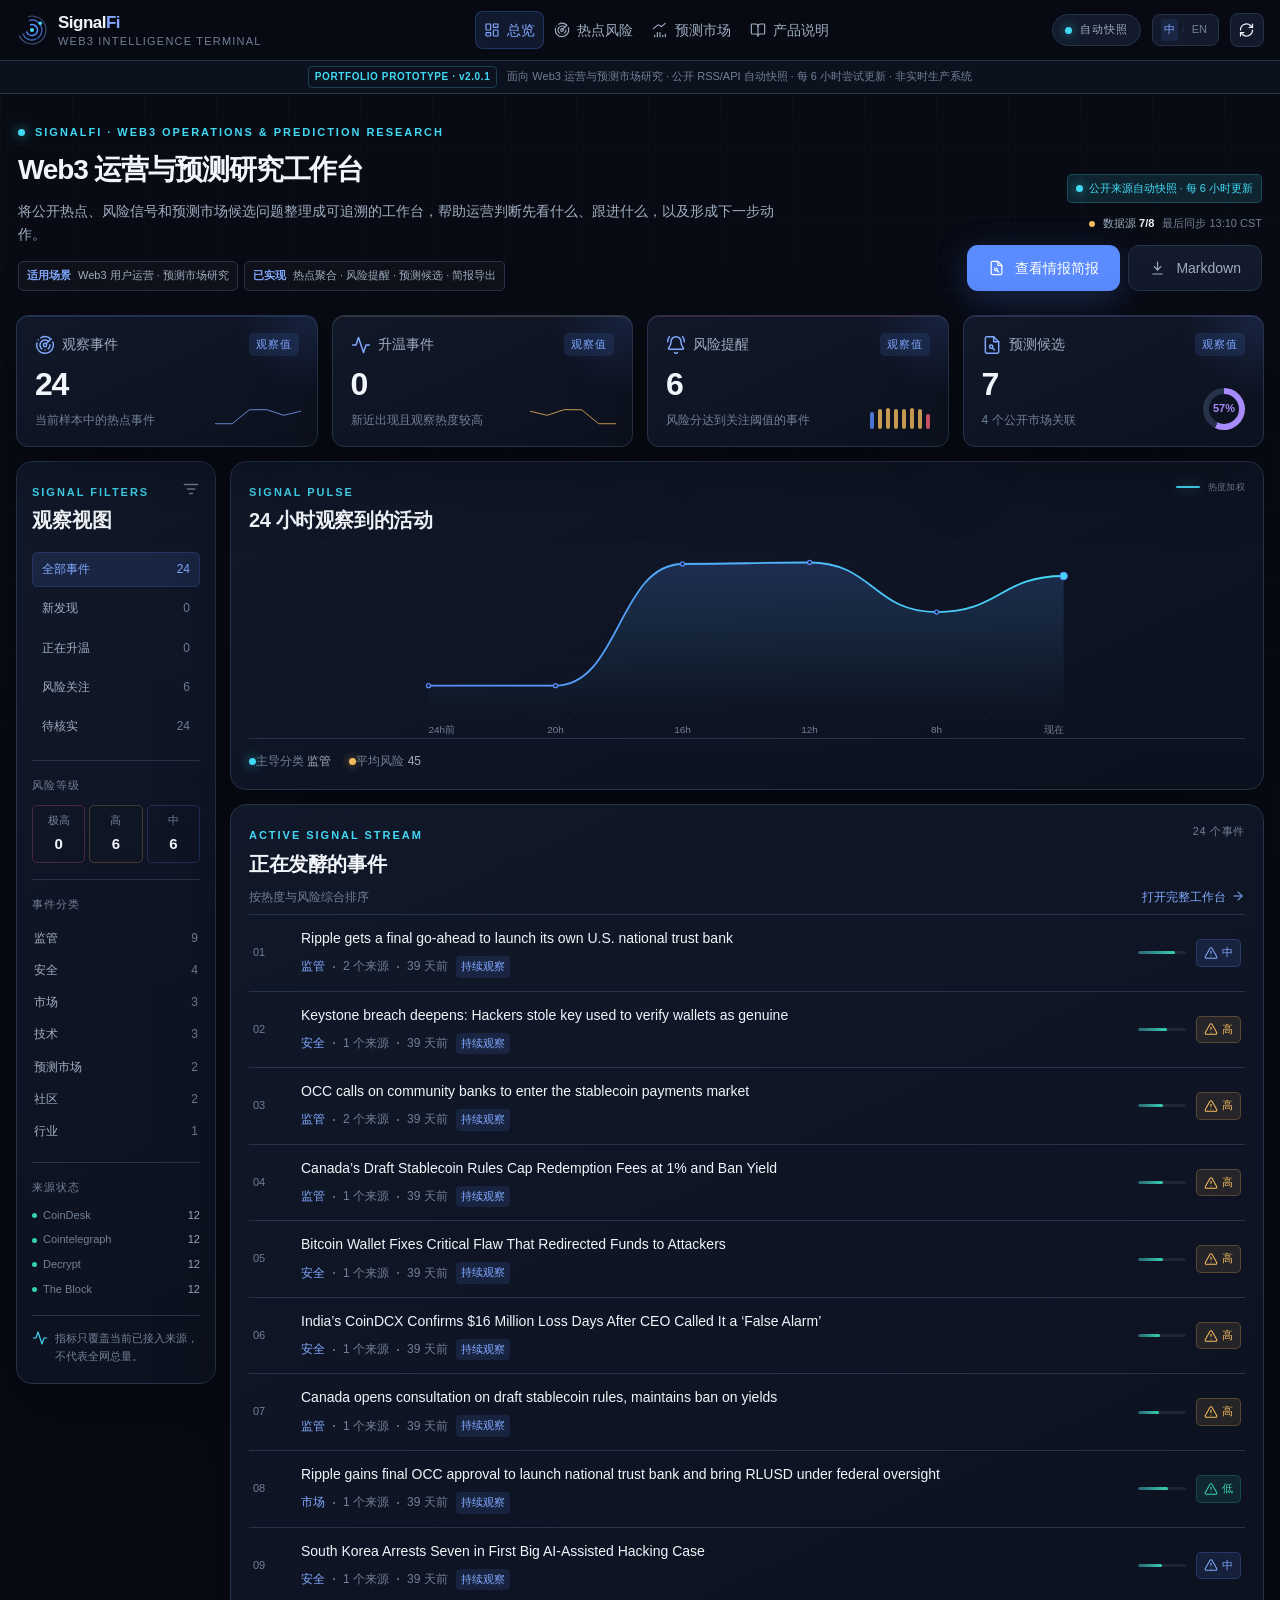
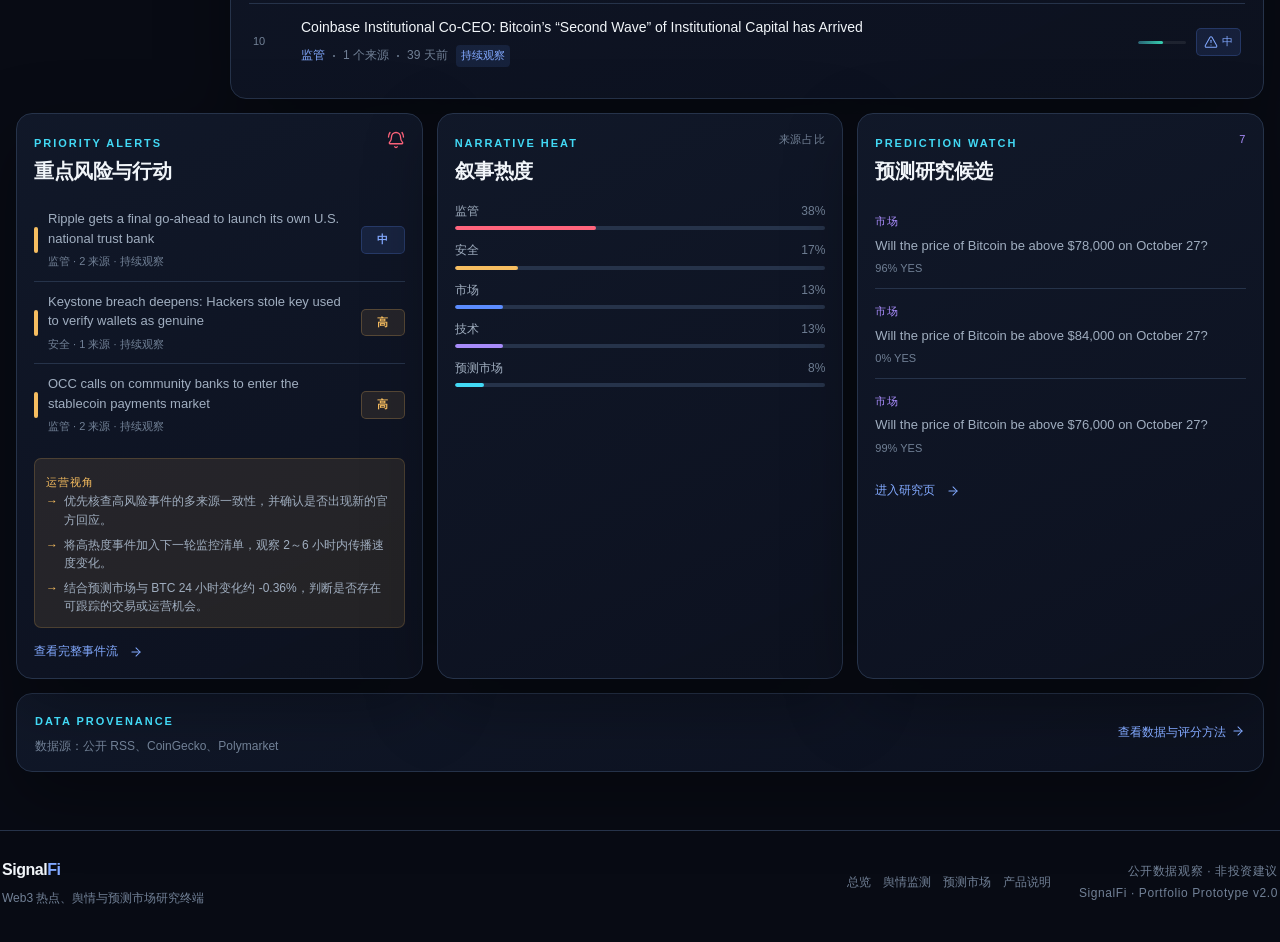
<file: index.html>
<!doctype html>
<html lang="zh-CN">
<head>
  <meta charset="utf-8">
  <meta name="viewport" content="width=device-width, initial-scale=1">
  <meta name="description" content="SignalFi Web3 Intelligence Terminal：从公开数据中发现热点、舆情风险与预测市场研究机会。">
  <meta name="theme-color" content="#080B14">
  <title>情报总览 · SignalFi</title>
  <link rel="icon" href="assets/favicon.svg" type="image/svg+xml">
  <link rel="stylesheet" href="assets/tokens.css">
  <link rel="stylesheet" href="assets/styles.css">
  <link rel="stylesheet" href="assets/stage1.css">
</head>
<body data-page="overview">
  <a class="skip-link" href="#app-main">Skip to content</a>
  <div id="site-header"></div>
  <main class="page-shell" id="app-main"></main>
  <div id="site-footer"></div>
  <script src="assets/latest-data.js"></script>
  <script src="assets/vendor/jspdf.umd.min.js"></script>
  <script src="assets/core.js"></script>
  <script src="assets/overview.js"></script>
</body>
</html>
</file>
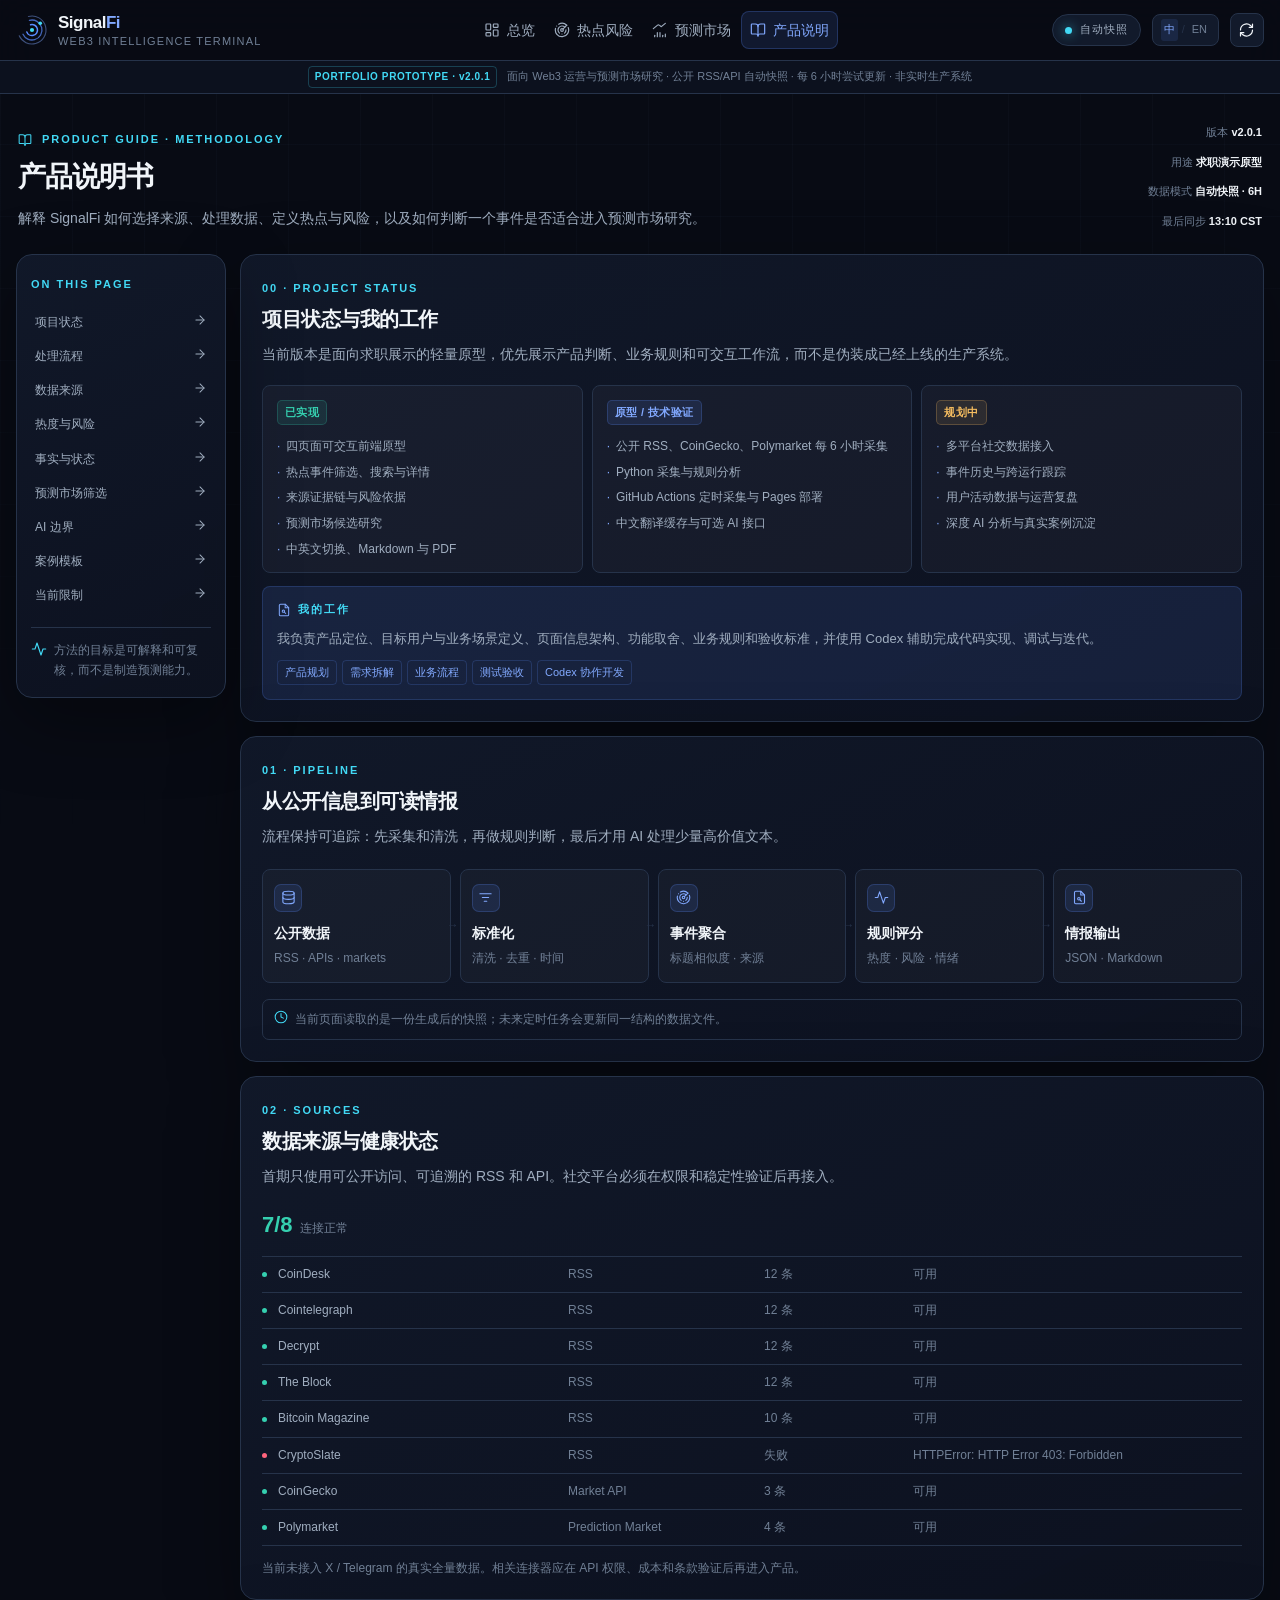
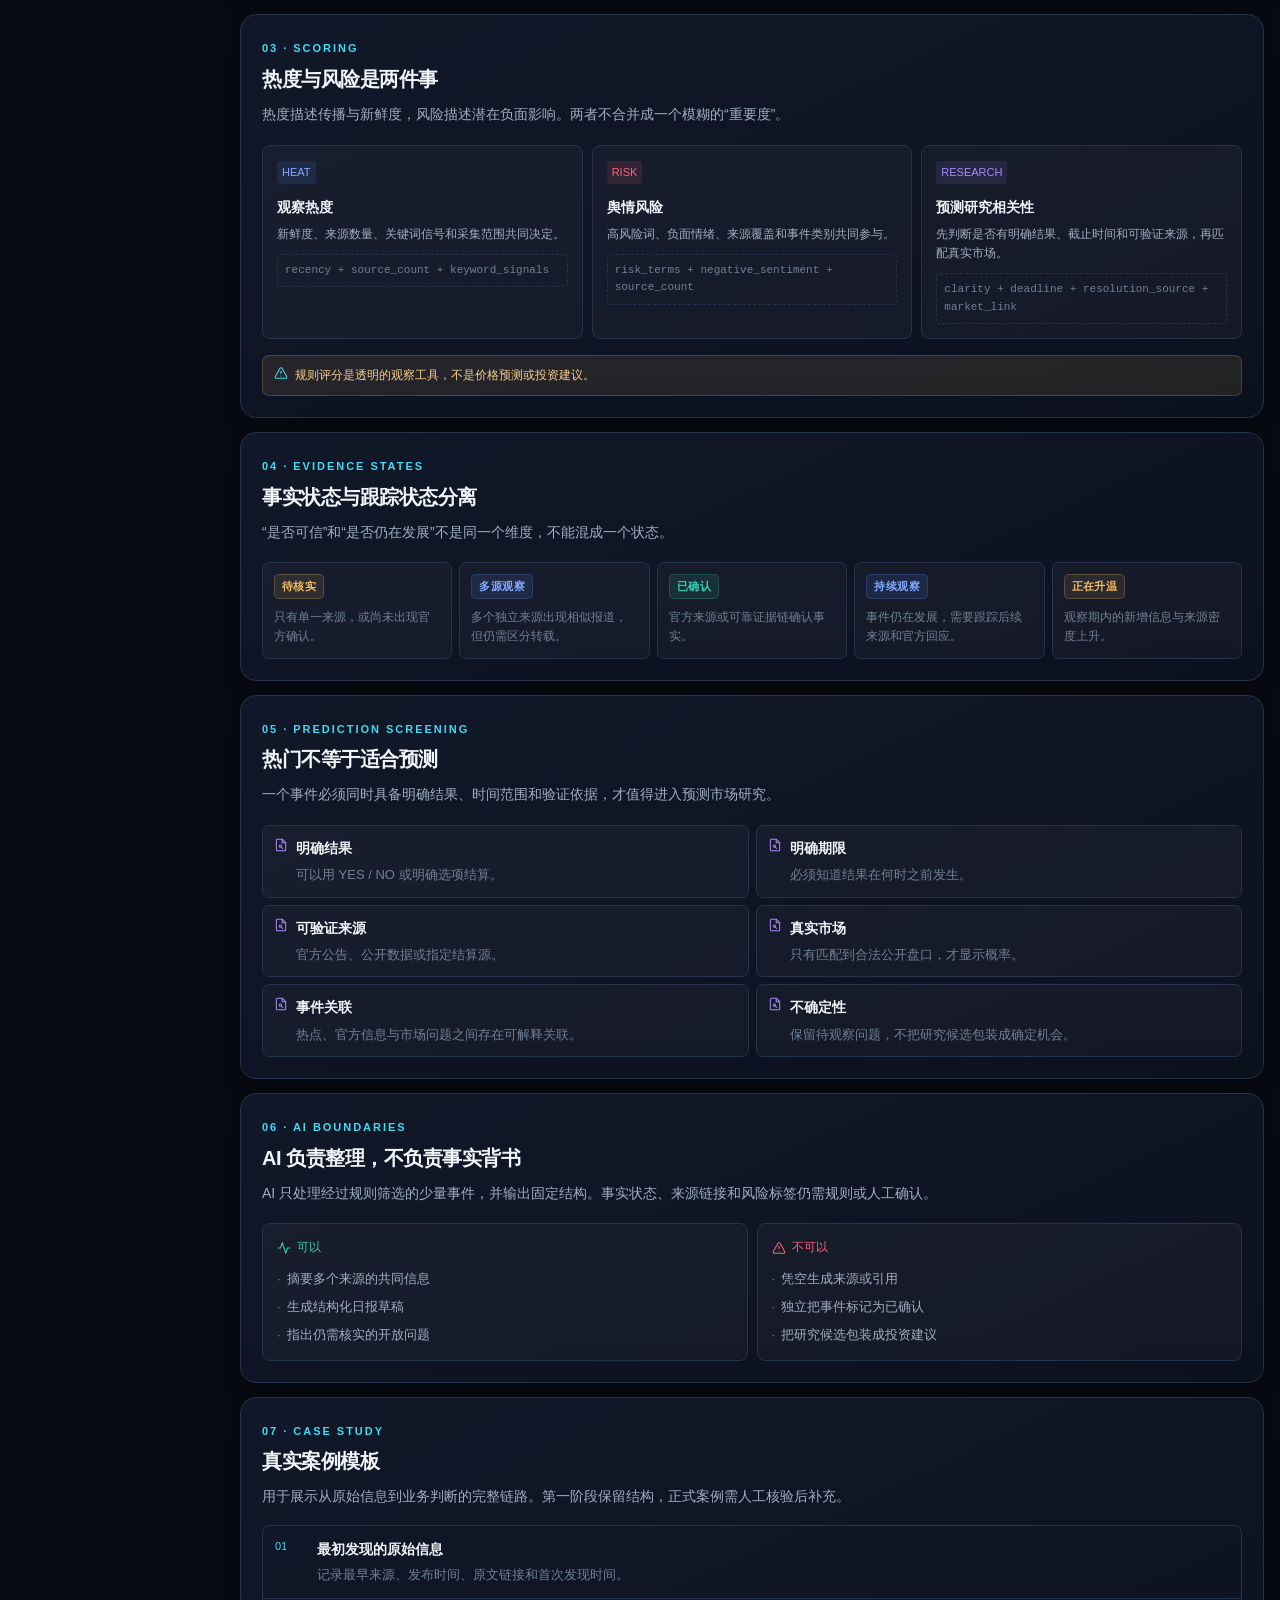
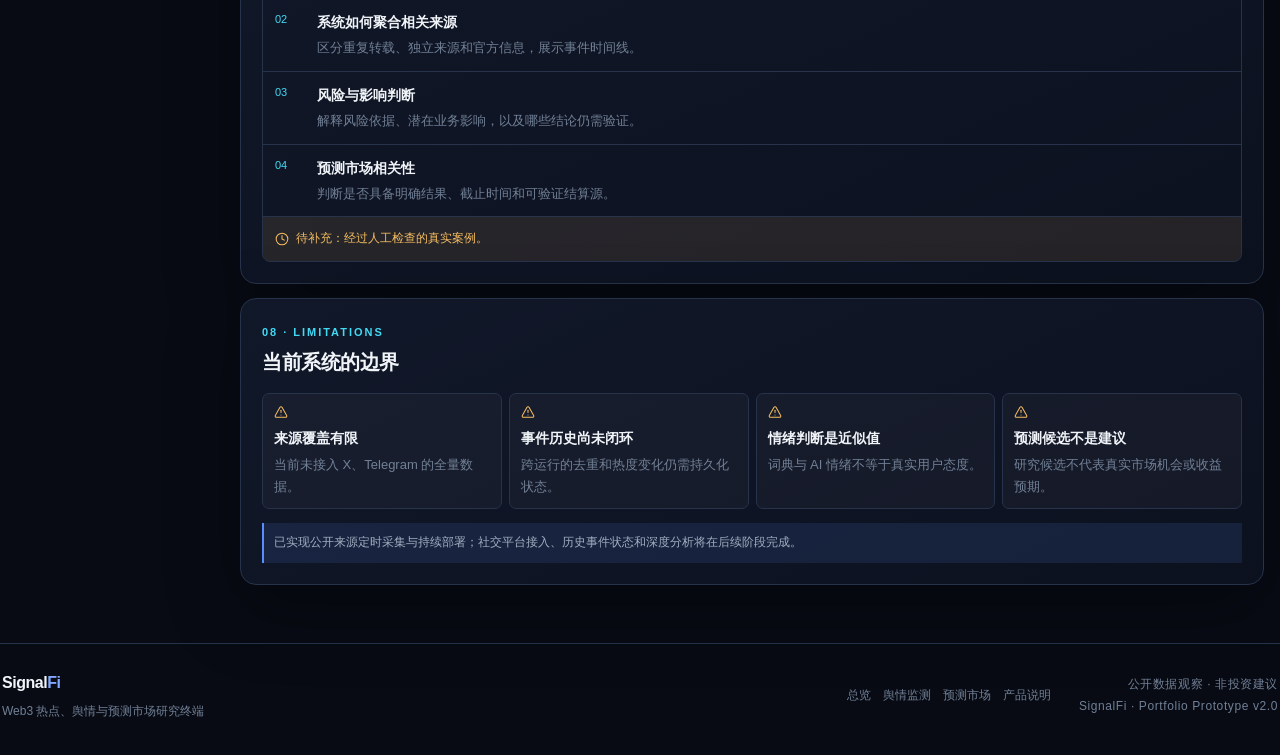
<file: methodology.html>
<!doctype html>
<html lang="zh-CN">
<head>
  <meta charset="utf-8">
  <meta name="viewport" content="width=device-width, initial-scale=1">
  <meta name="description" content="SignalFi Web3 Intelligence Terminal：从公开数据中发现热点、舆情风险与预测市场研究机会。">
  <meta name="theme-color" content="#080B14">
  <title>产品说明书 · SignalFi</title>
  <link rel="icon" href="assets/favicon.svg" type="image/svg+xml">
  <link rel="stylesheet" href="assets/tokens.css">
  <link rel="stylesheet" href="assets/styles.css">
  <link rel="stylesheet" href="assets/stage1.css">
</head>
<body data-page="methodology">
  <a class="skip-link" href="#app-main">Skip to content</a>
  <div id="site-header"></div>
  <main class="page-shell" id="app-main"></main>
  <div id="site-footer"></div>
  <script src="assets/latest-data.js"></script>
  <script src="assets/core.js"></script>
  <script src="assets/methodology.js"></script>
</body>
</html>
</file>
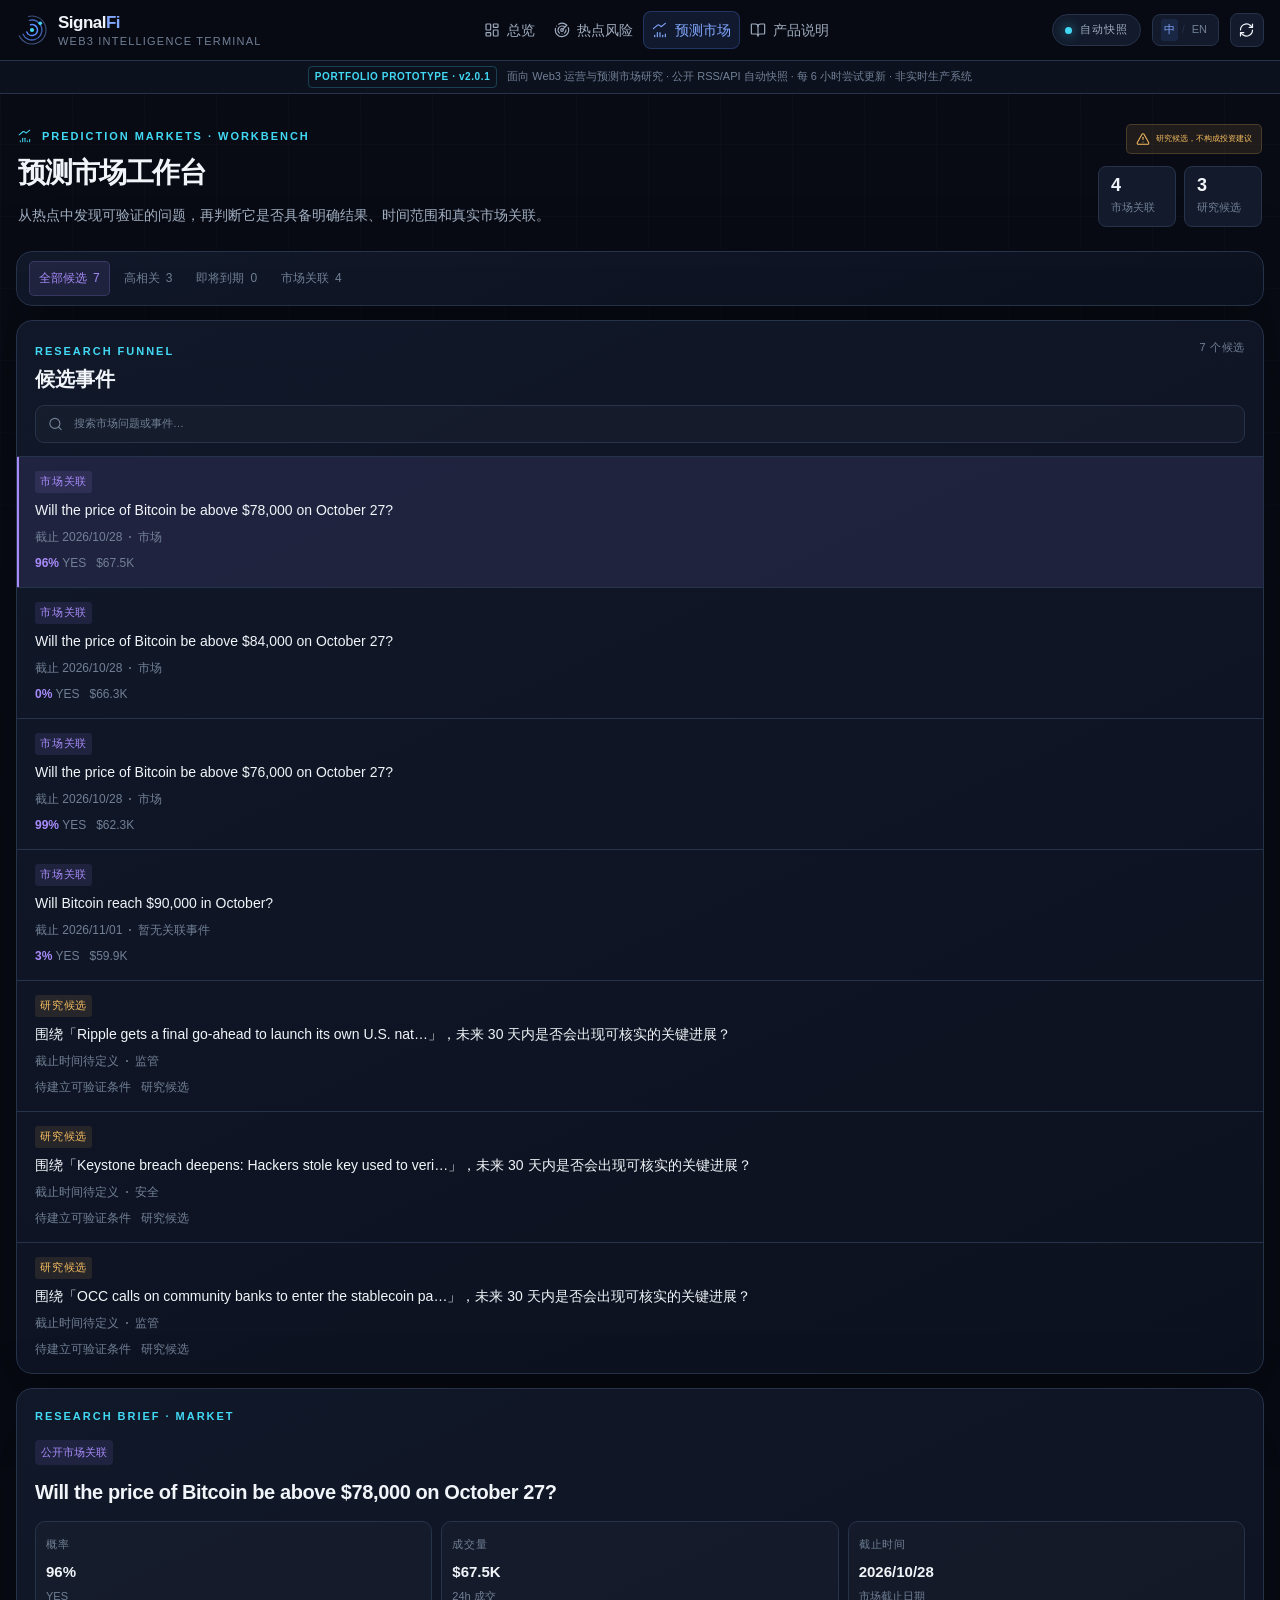
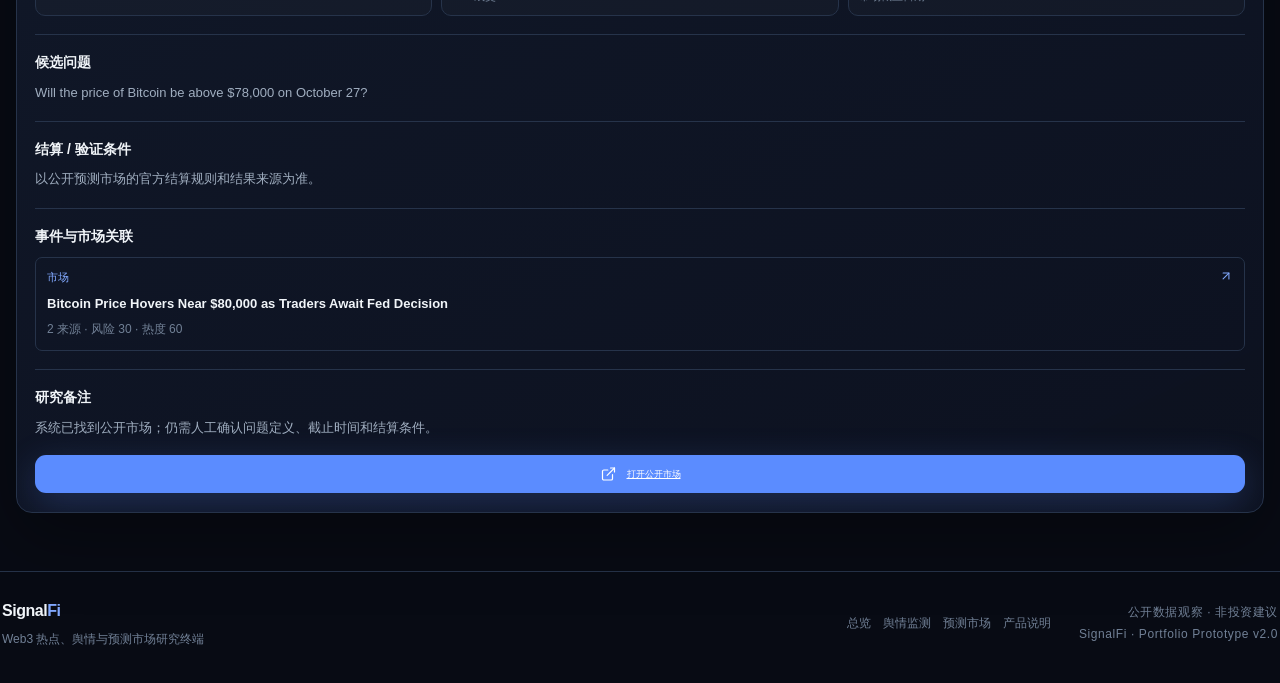
<file: prediction.html>
<!doctype html>
<html lang="zh-CN">
<head>
  <meta charset="utf-8">
  <meta name="viewport" content="width=device-width, initial-scale=1">
  <meta name="description" content="SignalFi Web3 Intelligence Terminal：从公开数据中发现热点、舆情风险与预测市场研究机会。">
  <meta name="theme-color" content="#080B14">
  <title>预测市场工作台 · SignalFi</title>
  <link rel="icon" href="assets/favicon.svg" type="image/svg+xml">
  <link rel="stylesheet" href="assets/tokens.css">
  <link rel="stylesheet" href="assets/styles.css">
  <link rel="stylesheet" href="assets/stage1.css">
</head>
<body data-page="prediction">
  <a class="skip-link" href="#app-main">Skip to content</a>
  <div id="site-header"></div>
  <main class="page-shell" id="app-main"></main>
  <div id="site-footer"></div>
  <script src="assets/latest-data.js"></script>
  <script src="assets/core.js"></script>
  <script src="assets/prediction.js"></script>
</body>
</html>
</file>
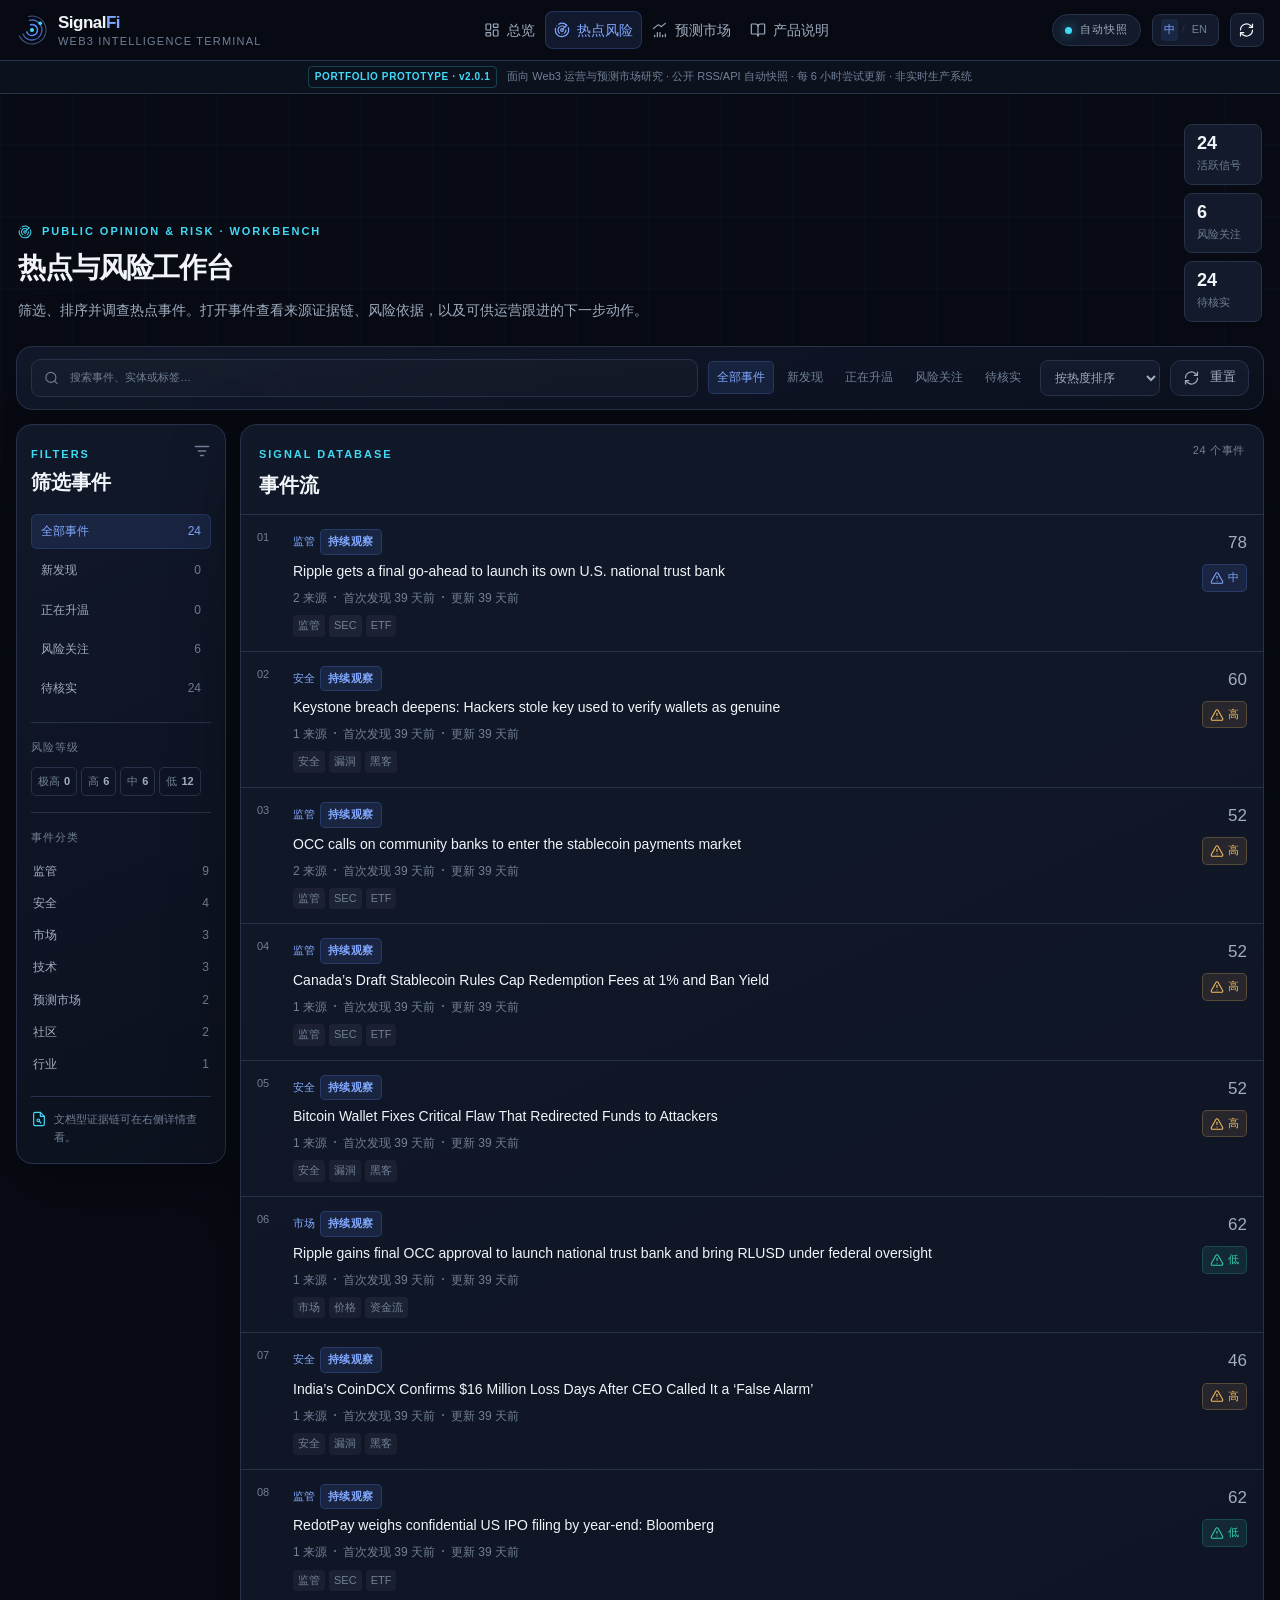
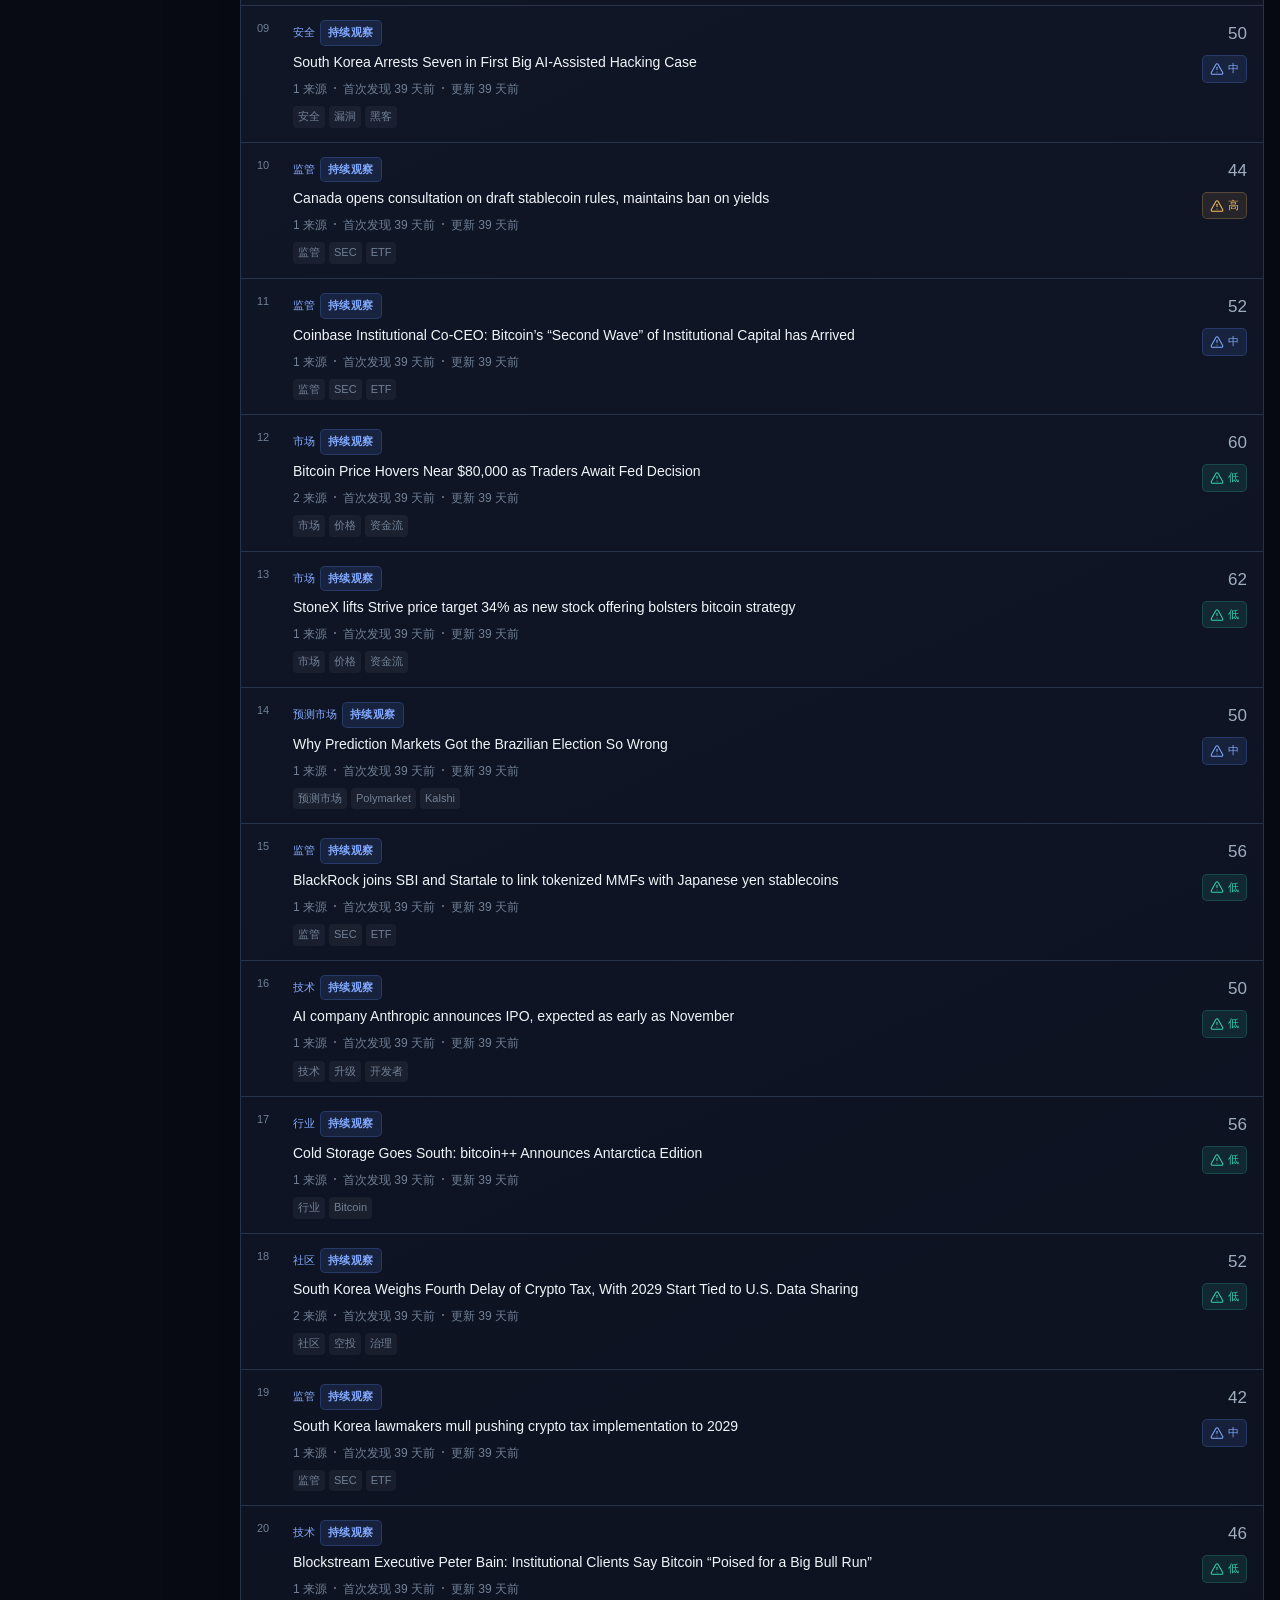
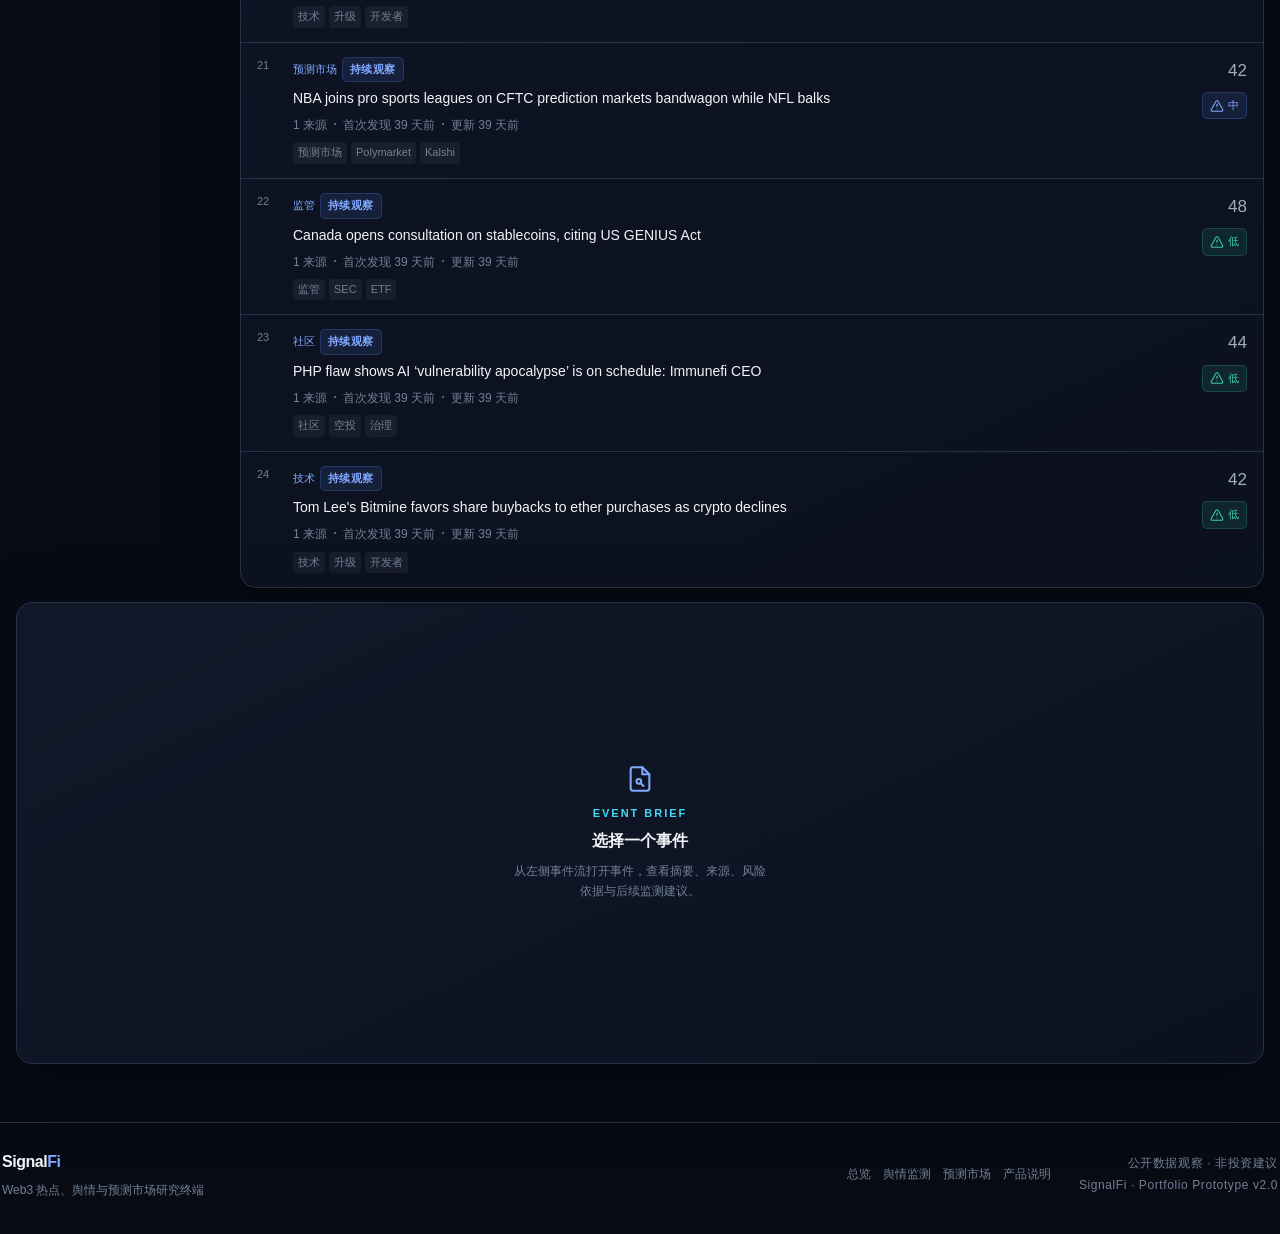
<file: signals.html>
<!doctype html>
<html lang="zh-CN">
<head>
  <meta charset="utf-8">
  <meta name="viewport" content="width=device-width, initial-scale=1">
  <meta name="description" content="SignalFi Web3 Intelligence Terminal：从公开数据中发现热点、舆情风险与预测市场研究机会。">
  <meta name="theme-color" content="#080B14">
  <title>热点与风险工作台 · SignalFi</title>
  <link rel="icon" href="assets/favicon.svg" type="image/svg+xml">
  <link rel="stylesheet" href="assets/tokens.css">
  <link rel="stylesheet" href="assets/styles.css">
  <link rel="stylesheet" href="assets/stage1.css">
</head>
<body data-page="signals">
  <a class="skip-link" href="#app-main">Skip to content</a>
  <div id="site-header"></div>
  <main class="page-shell" id="app-main"></main>
  <div id="site-footer"></div>
  <script src="assets/latest-data.js"></script>
  <script src="assets/core.js"></script>
  <script src="assets/signals.js"></script>
</body>
</html>
</file>
<file: assets/tokens.css>
:root {
  /* Surfaces */
  --app-bg: #080B14;
  --panel-base: #0D1220;
  --panel-elevated: #121A2B;
  --hover-surface: #19243A;
  --border: #26334A;

  /* Typography */
  --text-primary: #F1F5F9;
  --text-secondary: #A0AEC0;
  --text-muted: #718096;

  /* Brand and semantic colors */
  --brand-blue: #5B8CFF;
  --brand-blue-bright: #82A9FF;
  --signal-cyan: #42D9F5;
  --signal-teal: #35D0B0;
  --research-violet: #A78BFA;
  --risk-red: #FF647C;
  --alert-amber: #F6BD60;

  /* Alpha tokens */
  --blue-soft: rgba(91, 140, 255, 0.12);
  --cyan-soft: rgba(66, 217, 245, 0.12);
  --teal-soft: rgba(53, 208, 176, 0.11);
  --violet-soft: rgba(167, 139, 250, 0.11);
  --risk-soft: rgba(255, 100, 124, 0.11);
  --amber-soft: rgba(246, 189, 96, 0.1);
  --white-03: rgba(241, 245, 249, 0.03);
  --white-05: rgba(241, 245, 249, 0.05);
  --white-07: rgba(241, 245, 249, 0.07);
  --grid-line: rgba(160, 174, 192, 0.045);
  --backdrop: rgba(4, 7, 13, 0.8);
  --shadow: 0 24px 70px rgba(0, 0, 0, 0.34);

  /* Layout */
  --radius: 16px;
  --radius-sm: 12px;
  --radius-control: 8px;
  --panel-padding: 22px;
  --icon-nav: 16px;
  --icon-card: 20px;
  --icon-list: 16px;
  --icon-risk: 14px;

  /* Compatibility aliases used by existing components */
  --bg: var(--app-bg);
  --bg-soft: var(--panel-base);
  --panel: color-mix(in srgb, var(--panel-base) 92%, transparent);
  --panel-solid: var(--panel-base);
  --panel-hover: color-mix(in srgb, var(--hover-surface) 94%, transparent);
  --line: var(--border);
  --line-strong: color-mix(in srgb, var(--border) 72%, white 9%);
  --text: var(--text-primary);
  --muted: var(--text-secondary);
  --muted-2: var(--text-muted);
  --mint: var(--signal-teal);
  --mint-soft: var(--teal-soft);
  --blue: var(--brand-blue);
  --amber: var(--alert-amber);
  --danger: var(--risk-red);
  --danger-soft: var(--risk-soft);
  --cyan: var(--signal-cyan);
  --violet: var(--research-violet);
  --font: "Inter", "Noto Sans SC", "PingFang SC", "Microsoft YaHei", "Segoe UI", sans-serif;
}
</file>
<file: assets/styles.css>
* { box-sizing: border-box; }
html { scroll-behavior: smooth; }
body {
  margin: 0;
  min-width: 320px;
  background: var(--bg);
  color: var(--text);
  font-family: var(--font);
  line-height: 1.55;
  -webkit-font-smoothing: antialiased;
  overflow-x: hidden;
}
body::before {
  content: "";
  position: fixed;
  inset: 0;
  z-index: -3;
  background-image:
    linear-gradient(rgba(128, 160, 200, 0.035) 1px, transparent 1px),
    linear-gradient(90deg, rgba(128, 160, 200, 0.035) 1px, transparent 1px);
  background-size: 72px 72px;
  mask-image: linear-gradient(to bottom, black 0%, rgba(0,0,0,.65) 45%, transparent 96%);
  pointer-events: none;
}
button, input { font: inherit; }
button { color: inherit; }
a { color: inherit; }
svg { display: block; }
.icon-sprite { position: absolute; width: 0; height: 0; overflow: hidden; }
.icon { width: var(--icon-list); height: var(--icon-list); fill: none; stroke: currentColor; stroke-width: 1.75; stroke-linecap: round; stroke-linejoin: round; flex: 0 0 auto; }
.icon-sm { width: var(--icon-risk); height: var(--icon-risk); }
.icon-md { width: var(--icon-card); height: var(--icon-card); }
.nav-icon { width: var(--icon-nav); height: var(--icon-nav); }
:focus-visible { outline: 2px solid var(--brand-blue); outline-offset: 2px; }
::selection { background: var(--cyan-soft); color: var(--text-primary); }
.ambient { position: fixed; z-index: -2; width: 680px; height: 680px; border-radius: 50%; filter: blur(100px); opacity: .16; pointer-events: none; }
.ambient-one { top: -380px; left: 25%; background: var(--brand-blue); }
.ambient-two { top: 520px; right: -440px; background: var(--signal-cyan); opacity: .1; }
.site-header { position: sticky; top: 0; z-index: 30; border-bottom: 1px solid var(--line); background: color-mix(in srgb, var(--app-bg) 88%, transparent); backdrop-filter: blur(20px); }
.header-inner { width: min(1480px, calc(100% - 48px)); height: 60px; margin: 0 auto; display: flex; align-items: center; justify-content: space-between; gap: 24px; }
.brand { display: inline-flex; align-items: center; gap: 10px; text-decoration: none; flex: 0 0 auto; }
.brand-logo { width: 32px; height: 32px; flex: 0 0 auto; }
.brand-copy { display: flex; flex-direction: column; line-height: 1; }
.brand-wordmark { color: var(--text-primary); font-size: 17px; font-weight: 700; letter-spacing: -.03em; }
.brand-wordmark span, .site-footer .brand-wordmark span { color: var(--brand-blue-bright); }
.brand-copy small { margin-top: 5px; color: var(--text-muted); font-size: 7px; letter-spacing: .17em; }
.header-nav { display: flex; align-items: center; gap: 5px; }
.header-nav button { display: inline-flex; align-items: center; gap: 7px; border: 1px solid transparent; background: transparent; color: var(--text-secondary); padding: 7px 11px; border-radius: var(--radius-control); font-size: 12px; cursor: pointer; transition: .2s ease; }
.header-nav button:hover { color: var(--brand-blue-bright); background: var(--blue-soft); border-color: color-mix(in srgb, var(--brand-blue) 24%, transparent); }
.header-actions { display: flex; align-items: center; gap: 11px; }
.mode-pill { height: 32px; display: inline-flex; align-items: center; gap: 8px; padding: 0 12px; border: 1px solid var(--line); background: var(--panel-elevated); border-radius: 999px; color: var(--muted); font-size: 11px; letter-spacing: .08em; text-transform: uppercase; white-space: nowrap; }
.status-dot, .live-dot, .dot { display: inline-block; width: 7px; height: 7px; border-radius: 50%; background: var(--signal-cyan); box-shadow: 0 0 12px color-mix(in srgb, var(--signal-cyan) 80%, transparent); }
.mode-pill.demo .status-dot { background: var(--amber); box-shadow: 0 0 12px rgba(246,189,96,.75); }
.icon-button { width: 34px; height: 34px; border: 1px solid var(--line); border-radius: var(--radius-control); background: var(--panel-elevated); display: grid; place-items: center; cursor: pointer; transition: .2s ease; }
.icon-button svg { width: 17px; fill: none; stroke: currentColor; stroke-width: 1.8; stroke-linecap: round; stroke-linejoin: round; }
.icon-button:hover { border-color: color-mix(in srgb, var(--brand-blue) 42%, transparent); color: var(--brand-blue-bright); background: var(--blue-soft); }
.icon-button.loading svg { animation: spin .9s linear infinite; }
.page-shell { width: min(1480px, calc(100% - 48px)); margin: 0 auto; }
.hero { min-height: 530px; display: grid; grid-template-columns: minmax(0, 1.12fr) minmax(360px, .88fr); align-items: center; gap: 70px; padding: 72px 4px 58px; border-bottom: 1px solid var(--line); }
.eyebrow, .section-kicker { color: var(--signal-cyan); font-size: 10px; font-weight: 700; letter-spacing: .18em; text-transform: uppercase; }
.eyebrow { display: flex; align-items: center; gap: 10px; margin-bottom: 26px; }
.live-dot { animation: pulse 2s infinite; }
.hero h1 { margin: 0; max-width: 810px; font-size: clamp(47px, 5.6vw, 82px); line-height: .99; letter-spacing: -.045em; font-weight: 650; }
.hero h1 span { background: linear-gradient(100deg, var(--text-primary) 5%, var(--brand-blue-bright) 48%, var(--signal-cyan) 100%); -webkit-background-clip: text; background-clip: text; color: transparent; }
.hero-description { max-width: 660px; margin: 28px 0 0; color: var(--muted); font-size: 16px; line-height: 1.85; }
.hero-actions { display: flex; flex-wrap: wrap; gap: 12px; margin-top: 34px; }
.button { min-height: 46px; display: inline-flex; align-items: center; justify-content: center; gap: 10px; border: 1px solid transparent; border-radius: 11px; padding: 0 20px; cursor: pointer; font-size: 13px; font-weight: 600; transition: transform .2s ease, background .2s ease, border-color .2s ease; }
.button:hover { transform: translateY(-1px); }
.button svg { width: 17px; fill: none; stroke: currentColor; stroke-width: 1.8; stroke-linecap: round; stroke-linejoin: round; }
.button-primary { background: var(--brand-blue); color: #FFFFFF; box-shadow: 0 10px 36px color-mix(in srgb, var(--brand-blue) 24%, transparent); }
.button-primary:hover { background: var(--brand-blue-bright); color: var(--app-bg); }
.button-ghost { background: var(--panel-elevated); border-color: var(--line); color: var(--text-secondary); }
.button-ghost:hover { background: var(--hover-surface); border-color: var(--line-strong); color: var(--text-primary); }
.hero-meta { display: flex; flex-wrap: wrap; gap: 26px; margin-top: 31px; color: var(--muted-2); font-size: 11px; }
.hero-meta strong { color: var(--text-secondary); font-weight: 500; }
.signal-visual { position: relative; width: min(100%, 510px); aspect-ratio: 1; margin: 0 auto; display: grid; place-items: center; }
.signal-visual::before { content: ""; position: absolute; inset: 5%; border-radius: 50%; background: radial-gradient(circle, rgba(66,217,245,.11), transparent 62%); filter: blur(14px); }
.orbit { position: absolute; border: 1px solid color-mix(in srgb, var(--brand-blue) 18%, transparent); border-radius: 50%; }
.orbit::after { content: ""; position: absolute; inset: 9%; border: 1px dashed color-mix(in srgb, var(--signal-cyan) 14%, transparent); border-radius: 50%; }
.orbit-outer { inset: 4%; animation: orbit-rotate 34s linear infinite; }
.orbit-mid { inset: 18%; border-color: rgba(91,140,255,.18); animation: orbit-rotate 24s linear infinite reverse; }
.orbit-inner { inset: 31%; border-color: color-mix(in srgb, var(--signal-cyan) 24%, transparent); }
.orbit i { position: absolute; width: 7px; height: 7px; border-radius: 50%; background: var(--signal-cyan); box-shadow: 0 0 20px color-mix(in srgb, var(--signal-cyan) 78%, transparent); }
.orbit i:nth-child(1) { top: 9%; left: 27%; }
.orbit i:nth-child(2) { right: 9%; top: 48%; background: var(--brand-blue-bright); box-shadow: 0 0 20px color-mix(in srgb, var(--brand-blue) 78%, transparent); }
.orbit i:nth-child(3) { bottom: 13%; left: 31%; background: var(--alert-amber); box-shadow: 0 0 20px color-mix(in srgb, var(--alert-amber) 70%, transparent); }
.orbit-mid i:nth-child(1) { top: 24%; right: 3%; }
.orbit-mid i:nth-child(2) { bottom: 16%; left: 10%; background: var(--blue); }
.signal-core { position: relative; z-index: 2; width: 38%; aspect-ratio: 1; border-radius: 50%; display: flex; flex-direction: column; align-items: center; justify-content: center; border: 1px solid color-mix(in srgb, var(--brand-blue) 34%, transparent); background: radial-gradient(circle at 50% 30%, var(--blue-soft), transparent 62%), var(--panel-base); box-shadow: 0 0 0 12px color-mix(in srgb, var(--brand-blue) 4%, transparent), 0 0 90px color-mix(in srgb, var(--brand-blue) 12%, transparent), inset 0 0 50px var(--white-03); }
.signal-core::before { content: ""; position: absolute; inset: -8px; border-radius: 50%; background: conic-gradient(var(--brand-blue) 0 var(--risk-angle, 56%), var(--white-07) var(--risk-angle, 56%) 100%); z-index: -1; mask: radial-gradient(transparent 67%, black 69%); }
.signal-core span { color: var(--muted-2); font-size: 8px; letter-spacing: .17em; }
.signal-core strong { margin: 6px 0 0; font-size: clamp(38px, 4vw, 54px); line-height: 1; letter-spacing: -.05em; }
.signal-core small { margin-top: 7px; color: var(--muted); font-size: 10px; }
.signal-caption { position: absolute; color: var(--muted-2); font-size: 8px; letter-spacing: .14em; }
.signal-caption b { margin-left: 7px; color: var(--text-secondary); font-weight: 500; }
.signal-caption.top { top: 15%; right: 0; }
.signal-caption.bottom { bottom: 14%; left: -1%; }
.notice-bar { margin: 20px 0 0; padding: 13px 17px; display: flex; align-items: center; gap: 11px; border: 1px solid color-mix(in srgb, var(--alert-amber) 24%, transparent); background: var(--amber-soft); border-radius: var(--radius-sm); color: color-mix(in srgb, var(--alert-amber) 78%, white 22%); font-size: 12px; }
.notice-icon { flex: 0 0 auto; width: 19px; height: 19px; display: grid; place-items: center; border: 1px solid color-mix(in srgb, var(--alert-amber) 35%, transparent); border-radius: 50%; color: var(--alert-amber); font-size: 11px; font-weight: 700; }
.kpi-grid { display: grid; grid-template-columns: repeat(4, minmax(0, 1fr)); gap: 14px; margin-top: 26px; }
.kpi-card, .panel, .method-card { border: 1px solid var(--line); background: linear-gradient(155deg, color-mix(in srgb, var(--panel-elevated) 92%, transparent), color-mix(in srgb, var(--panel-base) 96%, transparent)); box-shadow: var(--shadow); }
.kpi-card { min-height: 176px; padding: 20px 20px 16px; border-radius: var(--radius-sm); position: relative; overflow: hidden; }
.kpi-card::after { content: ""; position: absolute; top: -70px; right: -70px; width: 150px; height: 150px; border-radius: 50%; background: radial-gradient(circle, var(--blue-soft), transparent 70%); }
.kpi-top { display: flex; align-items: center; justify-content: space-between; gap: 10px; color: var(--text-secondary); font-size: 12px; }
.kpi-label { display: inline-flex; align-items: center; gap: 7px; }
.kpi-icon { width: var(--icon-card); height: var(--icon-card); color: var(--brand-blue-bright); }
.kpi-chip { padding: 3px 7px; border-radius: 5px; color: var(--brand-blue-bright); background: var(--blue-soft); font-size: 8px; letter-spacing: .08em; }
.kpi-chip.danger { color: var(--danger); background: var(--danger-soft); }
.kpi-chip.success { color: var(--signal-teal); background: var(--teal-soft); }
.kpi-card > strong { display: block; margin-top: 13px; font-size: 34px; line-height: 1; letter-spacing: -.04em; }
.kpi-card > p { margin: 8px 0 0; color: var(--muted-2); font-size: 10px; }
.sparkline { position: absolute; right: 14px; bottom: 14px; width: 45%; height: 42px; overflow: visible; }
.mini-bars { position: absolute; right: 18px; bottom: 18px; height: 34px; display: flex; align-items: end; gap: 4px; }
.mini-bars i { display: block; width: 4px; border-radius: 3px; background: linear-gradient(to top, rgba(255,100,124,.25), var(--danger)); }
.sentiment-track { position: absolute; right: 18px; bottom: 22px; width: 42%; height: 5px; border-radius: 5px; background: rgba(255,255,255,.07); overflow: hidden; }
.sentiment-track span { display: block; width: 0; height: 100%; border-radius: inherit; background: linear-gradient(90deg, var(--danger), var(--amber), var(--mint)); transition: width .6s ease; }
.dashboard-grid { display: grid; grid-template-columns: minmax(0, 1fr) 382px; gap: 16px; margin-top: 16px; align-items: start; }
.main-column, .side-column { display: flex; flex-direction: column; gap: 16px; min-width: 0; }
.panel { border-radius: var(--radius); padding: var(--panel-padding); }
.panel-heading { display: flex; align-items: flex-start; justify-content: space-between; gap: 20px; }
.panel-heading.compact { align-items: center; }
.panel-heading h2 { margin: 5px 0 0; font-size: 18px; line-height: 1.25; letter-spacing: -.02em; font-weight: 600; }
.legend { display: flex; align-items: center; gap: 8px; color: var(--muted-2); font-size: 9px; letter-spacing: .04em; }
.legend-line { display: block; width: 24px; height: 2px; border-radius: 4px; background: var(--signal-cyan); box-shadow: 0 0 12px color-mix(in srgb, var(--signal-cyan) 55%, transparent); }
.trend-chart { width: 100%; height: 250px; margin-top: 24px; }
.trend-chart svg { width: 100%; height: 100%; overflow: visible; }
.pulse-footer { display: flex; flex-wrap: wrap; gap: 22px; padding-top: 17px; border-top: 1px solid var(--line); color: var(--muted-2); font-size: 10px; }
.pulse-footer b { color: var(--text-secondary); font-weight: 500; }
.dot.mint { background: var(--mint); }
.dot.amber { background: var(--amber); box-shadow: 0 0 10px rgba(246,189,96,.6); }
.events-panel { padding-bottom: 12px; }
.event-tools { flex: 1; display: flex; justify-content: flex-end; }
.search-box { width: min(300px, 100%); height: 38px; display: flex; align-items: center; gap: 9px; padding: 0 12px; border: 1px solid var(--line); border-radius: 9px; background: rgba(255,255,255,.02); }
.search-box:focus-within { border-color: rgba(66,217,245,.35); }
.search-box svg { width: 15px; fill: none; stroke: var(--muted-2); stroke-width: 1.8; stroke-linecap: round; }
.search-box input { width: 100%; border: 0; outline: 0; background: transparent; color: var(--text); font-size: 11px; }
.search-box input::placeholder { color: var(--muted-2); }
.filter-row { display: flex; gap: 7px; flex-wrap: wrap; margin: 22px 0 10px; }
.filter-button { border: 1px solid transparent; background: rgba(255,255,255,.025); color: var(--muted-2); border-radius: 7px; padding: 6px 10px; font-size: 10px; cursor: pointer; transition: .2s ease; }
.filter-button:hover { color: var(--text); background: rgba(255,255,255,.05); }
.filter-button.active { color: var(--mint); background: var(--mint-soft); border-color: rgba(66,217,245,.17); }
.event-list { display: flex; flex-direction: column; }
.event-row { display: grid; grid-template-columns: 34px minmax(0, 1fr) auto; gap: 14px; align-items: center; width: 100%; padding: 16px 8px; border: 0; border-bottom: 1px solid var(--line); background: transparent; text-align: left; cursor: pointer; transition: background .2s ease, transform .2s ease; }
.event-row:last-child { border-bottom: 0; }
.event-row:hover { background: rgba(255,255,255,.027); transform: translateX(2px); }
.event-index { color: var(--muted-2); font-size: 10px; font-variant-numeric: tabular-nums; }
.event-main { min-width: 0; }
.event-title { display: block; color: var(--text-primary); font-size: 13px; line-height: 1.5; font-weight: 520; }
.event-row:hover .event-title { color: white; }
.event-meta { display: flex; flex-wrap: wrap; align-items: center; gap: 8px; margin-top: 7px; color: var(--muted-2); font-size: 9px; }
.event-meta .category { color: var(--brand-blue-bright); }
.event-meta .bullet { width: 2px; height: 2px; border-radius: 50%; background: var(--muted-2); }
.event-tags { display: inline-flex; gap: 5px; flex-wrap: wrap; }
.event-tags span { padding: 2px 5px; border-radius: 4px; background: var(--blue-soft); color: var(--brand-blue-bright); }
.event-score { display: flex; align-items: center; gap: 10px; }
.heat-bar { width: 48px; height: 3px; border-radius: 5px; background: rgba(255,255,255,.07); overflow: hidden; }
.heat-bar span { display: block; height: 100%; border-radius: inherit; background: linear-gradient(90deg, rgba(66,217,245,.35), var(--mint)); }
.risk-pill { min-width: 44px; padding: 4px 7px; border-radius: 5px; display: inline-flex; align-items: center; justify-content: center; gap: 4px; text-align: center; font-size: 9px; border: 1px solid transparent; }
.risk-pill .icon { width: var(--icon-risk); height: var(--icon-risk); }
.risk-pill.critical { color: color-mix(in srgb, var(--risk-red) 74%, white 26%); background: var(--risk-soft); border-color: color-mix(in srgb, var(--risk-red) 28%, transparent); }
.risk-pill.high { color: var(--alert-amber); background: var(--amber-soft); border-color: color-mix(in srgb, var(--alert-amber) 24%, transparent); }
.risk-pill.medium { color: var(--brand-blue-bright); background: var(--blue-soft); border-color: color-mix(in srgb, var(--brand-blue) 22%, transparent); }
.risk-pill.low { color: var(--signal-teal); background: var(--teal-soft); border-color: color-mix(in srgb, var(--signal-teal) 20%, transparent); }
.loading-state, .empty-state { padding: 42px 18px; color: var(--muted-2); text-align: center; font-size: 12px; }
.brief-panel { position: relative; overflow: hidden; background: radial-gradient(circle at 100% 0, rgba(66,217,245,.1), transparent 38%), linear-gradient(155deg, rgba(17,27,40,.96), rgba(10,15,24,.9)); }
.brief-panel::before { content: ""; position: absolute; inset: 0; border-radius: inherit; padding: 1px; background: linear-gradient(135deg, rgba(66,217,245,.32), transparent 38%, rgba(91,140,255,.15)); -webkit-mask: linear-gradient(#000 0 0) content-box, linear-gradient(#000 0 0); -webkit-mask-composite: xor; mask-composite: exclude; pointer-events: none; }
.engine-badge { padding: 4px 7px; border-radius: 5px; color: var(--mint); background: var(--mint-soft); font-size: 8px; letter-spacing: .08em; }
.engine-badge.report-ai { color: var(--brand-blue-bright); background: var(--blue-soft); }
.brief-headline { margin: 22px 0 0; font-size: 18px; line-height: 1.5; letter-spacing: -.02em; font-weight: 600; }
.brief-summary { margin: 13px 0 0; color: var(--muted); font-size: 12px; line-height: 1.85; }
.brief-rule { height: 1px; margin: 18px 0; background: var(--line); }
.brief-actions { display: flex; flex-direction: column; gap: 10px; }
.brief-action { display: flex; gap: 9px; color: var(--text-secondary); font-size: 11px; line-height: 1.65; }
.brief-action span { flex: 0 0 auto; color: var(--mint); font-size: 9px; padding-top: 3px; }
.text-button { width: 100%; margin-top: 20px; padding: 11px 0 0; border: 0; border-top: 1px solid var(--line); background: transparent; color: #bdc9d9; display: flex; justify-content: space-between; cursor: pointer; font-size: 11px; }
.text-button:hover { color: var(--mint); }
.text-button span { color: var(--mint); }
.tiny-label { color: var(--muted-2); font-size: 8px; letter-spacing: .13em; }
.coin-grid { display: grid; grid-template-columns: repeat(3, 1fr); gap: 8px; margin-top: 20px; }
.coin-card { padding: 10px 9px; border: 1px solid var(--line); border-radius: 9px; background: rgba(255,255,255,.018); }
.coin-symbol { display: flex; justify-content: space-between; color: var(--muted); font-size: 9px; }
.coin-symbol b { color: var(--text-secondary); font-size: 8px; font-weight: 500; }
.coin-price { display: block; margin-top: 7px; font-size: 14px; font-variant-numeric: tabular-nums; }
.coin-change { display: block; margin-top: 3px; font-size: 9px; }
.positive { color: var(--mint); }
.negative { color: var(--danger); }
.fear-row { margin-top: 18px; padding: 12px 0; border-top: 1px solid var(--line); border-bottom: 1px solid var(--line); display: grid; grid-template-columns: 1fr 1.1fr auto; align-items: center; gap: 10px; font-size: 10px; color: var(--muted); }
.fear-row > div:first-child { display: flex; gap: 8px; align-items: baseline; }
.fear-row strong { color: var(--text); font-size: 15px; }
.fear-row small { color: var(--muted-2); font-size: 8px; text-align: right; }
.fear-track { height: 4px; border-radius: 5px; background: linear-gradient(90deg, rgba(255,100,124,.25), rgba(246,189,96,.25), rgba(66,217,245,.25)); overflow: hidden; }
.fear-track span { display: block; width: 0; height: 100%; background: linear-gradient(90deg, var(--danger), var(--amber), var(--mint)); transition: width .6s ease; }
.subhead { display: flex; justify-content: space-between; margin-top: 18px; color: var(--muted-2); font-size: 8px; letter-spacing: .05em; }
.prediction-list { display: flex; flex-direction: column; }
.prediction-row { display: block; padding: 12px 0; border-bottom: 1px solid var(--line); text-decoration: none; }
.prediction-row:last-child { border-bottom: 0; padding-bottom: 0; }
.prediction-question { color: var(--text-secondary); font-size: 10.5px; line-height: 1.5; }
.prediction-meta { display: flex; justify-content: space-between; gap: 12px; margin-top: 7px; color: var(--muted-2); font-size: 8px; }
.prediction-prob { color: var(--research-violet); font-size: 11px; font-variant-numeric: tabular-nums; }
.prediction-bar { height: 2px; margin-top: 7px; border-radius: 4px; background: rgba(255,255,255,.06); overflow: hidden; }
.prediction-bar span { display: block; height: 100%; border-radius: inherit; background: linear-gradient(90deg, var(--violet-soft), var(--research-violet)); }
.source-list { display: flex; flex-direction: column; margin-top: 16px; }
.source-row { display: grid; grid-template-columns: 8px minmax(0, 1fr) auto; gap: 10px; align-items: center; padding: 8px 0; border-bottom: 1px solid rgba(151,169,196,.08); font-size: 10px; }
.source-row:last-child { border-bottom: 0; }
.source-state { width: 5px; height: 5px; border-radius: 50%; background: var(--mint); box-shadow: 0 0 8px rgba(66,217,245,.6); }
.source-state.error { background: var(--danger); box-shadow: 0 0 8px rgba(255,100,124,.5); }
.source-name { color: var(--text-secondary); overflow: hidden; text-overflow: ellipsis; white-space: nowrap; }
.source-type { color: var(--muted-2); font-size: 8px; }
.source-count { color: var(--muted); font-variant-numeric: tabular-nums; }
.methodology-section { display: grid; grid-template-columns: .82fr 1.18fr; gap: 52px; margin: 26px 0 0; padding: 74px 4px; border-top: 1px solid var(--line); }
.methodology-intro h2 { margin: 13px 0 0; font-size: clamp(30px, 3.2vw, 48px); line-height: 1.1; letter-spacing: -.04em; }
.methodology-intro p { max-width: 440px; margin: 20px 0 0; color: var(--muted); font-size: 13px; line-height: 1.9; }
.method-grid { display: grid; grid-template-columns: repeat(2, minmax(0, 1fr)); gap: 12px; }
.method-card { border-radius: var(--radius-sm); padding: 20px; background: linear-gradient(145deg, color-mix(in srgb, var(--panel-elevated) 78%, transparent), color-mix(in srgb, var(--panel-base) 70%, transparent)); }
.method-index { color: var(--signal-cyan); font-size: 9px; letter-spacing: .1em; }
.method-card h3 { margin: 22px 0 0; font-size: 14px; font-weight: 600; }
.method-card p { margin: 9px 0 0; color: var(--muted-2); font-size: 10px; line-height: 1.8; }
.site-footer { display: flex; justify-content: space-between; gap: 24px; padding: 28px 4px 42px; border-top: 1px solid var(--line); }
.site-footer strong { font-size: 12px; letter-spacing: .12em; }
.site-footer p { margin: 6px 0 0; color: var(--muted-2); font-size: 9px; }
.footer-meta { display: flex; flex-direction: column; align-items: flex-end; gap: 5px; color: var(--muted-2); font-size: 8px; letter-spacing: .05em; }
.dialog { width: min(760px, calc(100% - 28px)); max-height: min(88vh, 900px); padding: 0; border: 1px solid var(--line-strong); border-radius: 18px; background: #0b111b; color: var(--text); box-shadow: 0 40px 120px rgba(0,0,0,.75); overflow: hidden; }
.dialog::backdrop { background: rgba(2, 5, 9, .78); backdrop-filter: blur(7px); }
.dialog-shell { position: relative; padding: 34px; overflow-y: auto; max-height: min(88vh, 900px); }
.dialog-close { position: absolute; top: 18px; right: 18px; width: 34px; height: 34px; z-index: 2; border: 1px solid var(--line); border-radius: 9px; background: rgba(255,255,255,.035); cursor: pointer; }
.dialog-close svg { width: 15px; margin: auto; fill: none; stroke: currentColor; stroke-width: 1.7; stroke-linecap: round; }
.dialog-close:hover { color: var(--mint); border-color: rgba(66,217,245,.35); }
.detail-kicker { padding-right: 40px; color: var(--signal-cyan); font-size: 9px; letter-spacing: .14em; text-transform: uppercase; }
.detail-title { margin: 13px 0 0; padding-right: 30px; font-size: clamp(24px, 4vw, 38px); line-height: 1.25; letter-spacing: -.035em; }
.detail-meta { display: flex; flex-wrap: wrap; align-items: center; gap: 8px; margin-top: 14px; color: var(--muted-2); font-size: 10px; }
.detail-summary { margin: 24px 0 0; color: var(--text-secondary); font-size: 13px; line-height: 1.9; }
.metric-grid { display: grid; grid-template-columns: repeat(3, 1fr); gap: 9px; margin-top: 24px; }
.metric-box { padding: 14px; border: 1px solid var(--line); border-radius: 10px; background: rgba(255,255,255,.02); }
.metric-box span { color: var(--muted-2); font-size: 8px; letter-spacing: .08em; text-transform: uppercase; }
.metric-box strong { display: block; margin-top: 5px; font-size: 20px; font-variant-numeric: tabular-nums; }
.metric-box small { display: block; margin-top: 4px; color: var(--muted-2); font-size: 8px; }
.insight-box { margin-top: 22px; padding: 16px 17px; border: 1px solid color-mix(in srgb, var(--signal-cyan) 20%, transparent); border-radius: var(--radius-sm); background: var(--cyan-soft); }
.insight-box span { color: var(--signal-cyan); font-size: 8px; letter-spacing: .12em; }
.insight-box p { margin: 8px 0 0; color: var(--text-secondary); font-size: 12px; line-height: 1.8; }
.detail-section { margin-top: 25px; }
.detail-section h3 { margin: 0 0 12px; color: var(--text-primary); font-size: 12px; font-weight: 600; }
.detail-tags { display: flex; flex-wrap: wrap; gap: 6px; }
.detail-tags span { padding: 4px 8px; border: 1px solid var(--line); border-radius: 5px; color: var(--text-secondary); font-size: 9px; }
.evidence-list { display: flex; flex-direction: column; gap: 7px; }
.evidence-link { display: flex; align-items: center; justify-content: space-between; gap: 12px; padding: 11px 12px; border: 1px solid var(--line); border-radius: var(--radius-control); text-decoration: none; color: var(--text-secondary); font-size: 10px; transition: .2s ease; }
.evidence-link:hover { border-color: color-mix(in srgb, var(--brand-blue) 30%, transparent); background: var(--blue-soft); color: var(--text-primary); }
.evidence-link small { flex: 0 0 auto; color: var(--muted-2); font-size: 8px; }
.report-actions { display: flex; gap: 9px; margin-top: 24px; flex-wrap: wrap; }
.report-section { margin-top: 25px; padding-top: 20px; border-top: 1px solid var(--line); }
.report-section h3 { margin: 0; font-size: 12px; }
.report-section p { margin: 10px 0 0; color: var(--text-secondary); font-size: 12px; line-height: 1.85; }
.report-action-list { margin: 12px 0 0; padding: 0; list-style: none; display: flex; flex-direction: column; gap: 10px; }
.report-action-list li { display: flex; gap: 9px; color: var(--text-secondary); font-size: 11px; line-height: 1.7; }
.report-action-list li::before { content: "→"; color: var(--brand-blue-bright); flex: 0 0 auto; }
.report-event-list { display: flex; flex-direction: column; margin-top: 10px; }
.report-event { display: flex; justify-content: space-between; gap: 14px; padding: 10px 0; border-bottom: 1px solid rgba(151,169,196,.08); font-size: 10px; }
.report-event:last-child { border-bottom: 0; }
.report-event span { color: var(--text-secondary); }
.report-event b { flex: 0 0 auto; color: var(--muted-2); font-weight: 500; }
.toast { position: fixed; left: 50%; bottom: 24px; z-index: 60; transform: translate(-50%, 20px); padding: 11px 16px; border: 1px solid var(--line-strong); border-radius: var(--radius-control); background: var(--panel-elevated); color: var(--text-primary); font-size: 11px; box-shadow: var(--shadow); opacity: 0; pointer-events: none; transition: .25s ease; }
.toast.show { opacity: 1; transform: translate(-50%, 0); }
.noscript { position: fixed; inset: auto 20px 20px; z-index: 80; padding: 16px; border-radius: 10px; background: var(--danger); color: #18080a; }
.reveal { animation: reveal .6s ease both; }
.reveal:nth-child(2) { animation-delay: .06s; }
.reveal:nth-child(3) { animation-delay: .12s; }
.reveal:nth-child(4) { animation-delay: .18s; }
@keyframes spin { to { transform: rotate(360deg); } }
@keyframes pulse { 0%, 100% { opacity: 1; transform: scale(1); } 50% { opacity: .42; transform: scale(.72); } }
@keyframes orbit-rotate { to { transform: rotate(360deg); } }
@keyframes reveal { from { opacity: 0; transform: translateY(12px); } to { opacity: 1; transform: translateY(0); } }
@media (max-width: 1180px) {
  .hero { grid-template-columns: minmax(0, 1fr) 390px; gap: 30px; }
  .dashboard-grid { grid-template-columns: minmax(0, 1fr) 350px; }
  .header-nav { display: none; }
  .kpi-grid { grid-template-columns: repeat(2, 1fr); }
}
@media (max-width: 900px) {
  .hero { grid-template-columns: 1fr; min-height: auto; padding-top: 58px; }
  .signal-visual { width: min(82vw, 470px); margin-top: 20px; }
  .dashboard-grid { grid-template-columns: 1fr; }
  .side-column { display: grid; grid-template-columns: repeat(2, minmax(0, 1fr)); align-items: start; }
  .sources-panel { grid-column: 1 / -1; }
  .methodology-section { grid-template-columns: 1fr; gap: 32px; }
}
@media (max-width: 640px) {
  .header-inner, .page-shell { width: calc(100% - 28px); }
  .header-inner { height: 56px; }
  .brand-copy small { display: none; }
  .header-actions .mode-pill { padding: 0 9px; font-size: 9px; }
  .mode-pill #mode-label { max-width: 76px; overflow: hidden; text-overflow: ellipsis; white-space: nowrap; }
  .hero { padding: 48px 0 40px; gap: 26px; }
  .hero h1 { font-size: clamp(40px, 12vw, 62px); }
  .hero-description { font-size: 14px; line-height: 1.75; }
  .hero-meta { gap: 12px; flex-direction: column; }
  .signal-visual { width: min(92vw, 390px); }
  .kpi-grid { grid-template-columns: repeat(2, minmax(0, 1fr)); gap: 9px; }
  .kpi-card { min-height: 154px; padding: 15px; }
  .kpi-card > strong { font-size: 28px; }
  .kpi-card > p { max-width: 125px; }
  .sparkline { opacity: .55; width: 42%; }
  .panel { padding: 17px; border-radius: 15px; }
  .panel-heading { align-items: flex-start; }
  .events-heading { flex-direction: column; }
  .event-tools { width: 100%; }
  .search-box { width: 100%; }
  .event-row { grid-template-columns: 20px minmax(0, 1fr) auto; gap: 8px; padding: 14px 2px; }
  .event-title { font-size: 12px; }
  .event-tags { display: none; }
  .heat-bar { display: none; }
  .risk-pill { min-width: 37px; padding: 3px 5px; font-size: 8px; }
  .side-column { display: flex; }
  .trend-chart { height: 215px; margin-top: 17px; }
  .pulse-footer { gap: 10px; flex-direction: column; }
  .method-grid { grid-template-columns: 1fr; }
  .methodology-section { padding: 52px 0; }
  .site-footer { flex-direction: column; }
  .footer-meta { align-items: flex-start; }
  .dialog-shell { padding: 25px 18px; }
  .metric-grid { grid-template-columns: 1fr; }
  .detail-title { font-size: 26px; }
  .coin-grid { grid-template-columns: repeat(3, 1fr); }
}
@media (prefers-reduced-motion: reduce) {
  *, *::before, *::after { animation-duration: .001ms !important; animation-iteration-count: 1 !important; scroll-behavior: auto !important; }
}
@media print {
  body * { visibility: hidden !important; }
  #report-dialog, #report-dialog * { visibility: visible !important; }
  #report-dialog { position: absolute !important; inset: 0 !important; width: 100% !important; max-height: none !important; border: 0 !important; box-shadow: none !important; background: white !important; color: #111 !important; }
  #report-dialog .dialog-shell { max-height: none !important; overflow: visible !important; padding: 28px !important; }
  #report-dialog .dialog-close, #report-dialog .report-actions { display: none !important; }
  #report-dialog .detail-kicker, #report-dialog .report-action-list li::before { color: #08784f !important; }
  #report-dialog .detail-meta, #report-dialog .report-section p, #report-dialog .report-action-list li, #report-dialog .report-event span { color: #222 !important; }
  #report-dialog .report-section, #report-dialog .report-event { border-color: #ddd !important; }
}





/* Semantic status utilities */
.status-chip {
  display: inline-flex;
  align-items: center;
  gap: 5px;
  min-height: 22px;
  padding: 3px 7px;
  border: 1px solid transparent;
  border-radius: 5px;
  font-size: 8px;
  font-weight: 600;
  letter-spacing: .04em;
}
.status-chip.confirmed { color: var(--signal-teal); background: var(--teal-soft); border-color: color-mix(in srgb, var(--signal-teal) 22%, transparent); }
.status-chip.unverified { color: var(--alert-amber); background: var(--amber-soft); border-color: color-mix(in srgb, var(--alert-amber) 24%, transparent); }
.status-chip.monitoring { color: var(--brand-blue-bright); background: var(--blue-soft); border-color: color-mix(in srgb, var(--brand-blue) 22%, transparent); }
.status-chip.corroborated { color: var(--brand-blue-bright); background: var(--blue-soft); border-color: color-mix(in srgb, var(--brand-blue) 22%, transparent); }
.status-chip.rising, .status-chip.new { color: var(--alert-amber); background: var(--amber-soft); border-color: color-mix(in srgb, var(--alert-amber) 24%, transparent); }
.status-chip.risk { color: var(--risk-red); background: var(--risk-soft); border-color: color-mix(in srgb, var(--risk-red) 24%, transparent); }
.status-chip.research { color: var(--research-violet); background: var(--violet-soft); border-color: color-mix(in srgb, var(--research-violet) 24%, transparent); }
.inline-icon { display: inline-block; vertical-align: -2px; margin-left: 5px; color: currentColor; }
</file>
<file: assets/stage1.css>
/* SignalFi Stage 1 page system */
.skip-link { position: fixed; left: 16px; top: -60px; z-index: 100; padding: 10px 14px; border: 1px solid var(--border); border-radius: var(--radius-control); background: var(--panel-elevated); color: var(--text-primary); text-decoration: none; transition: top .2s ease; }
.skip-link:focus { top: 12px; }
.page-shell { padding-bottom: 28px; }
.header-nav .nav-link { display: inline-flex; align-items: center; gap: 7px; padding: 7px 11px; border: 1px solid transparent; border-radius: var(--radius-control); color: var(--text-secondary); font-size: 12px; text-decoration: none; transition: color .2s ease, background .2s ease, border-color .2s ease; }
.header-nav .nav-link:hover { color: var(--brand-blue-bright); background: var(--blue-soft); }
.header-nav .nav-link.active { color: var(--brand-blue-bright); background: var(--blue-soft); border-color: color-mix(in srgb, var(--brand-blue) 24%, transparent); }
.header-sync { color: var(--text-muted); font-size: 9px; letter-spacing: .055em; white-space: nowrap; }
.lang-toggle { height: 32px; display: inline-flex; align-items: center; gap: 4px; padding: 0 8px; border: 1px solid var(--border); border-radius: var(--radius-control); background: var(--panel-elevated); color: var(--text-muted); font-size: 9px; cursor: pointer; }
.lang-toggle span { padding: 2px 3px; border-radius: 3px; }
.lang-toggle span.active { color: var(--brand-blue-bright); background: var(--blue-soft); }
.lang-toggle i { color: var(--border); font-style: normal; }
.mobile-menu-button, .mobile-nav { display: none; }
.page-loading, .page-error { min-height: 52vh; display: flex; flex-direction: column; align-items: center; justify-content: center; text-align: center; color: var(--text-secondary); }
.page-loading { gap: 8px; }
.page-loading strong { color: var(--text-primary); font-size: 14px; }
.page-loading p, .page-error p { max-width: 520px; margin: 4px 0 18px; color: var(--text-muted); font-size: 12px; }
.loading-orbit { width: 48px; height: 48px; display: grid; place-items: center; margin-bottom: 8px; border: 1px solid var(--border); border-radius: 50%; color: var(--signal-cyan); animation: pulse 1.8s infinite; }
.loading-orbit .icon { width: 22px; height: 22px; }
.page-error { margin-top: 28px; padding: 48px 24px; }
.page-head { display: flex; align-items: flex-end; justify-content: space-between; gap: 30px; padding: 30px 2px 24px; }
.page-title-block { min-width: 0; }
.page-title-block .eyebrow { margin-bottom: 10px; }
.page-title-block h1 { margin: 0; color: var(--text-primary); font-size: clamp(28px, 3vw, 42px); line-height: 1.08; letter-spacing: -.04em; }
.page-title-block > p { max-width: 760px; margin: 12px 0 0; color: var(--text-secondary); font-size: 13px; line-height: 1.8; }
.page-head-side { flex: 0 0 auto; display: flex; flex-direction: column; align-items: flex-end; gap: 12px; }
.page-head-actions { display: flex; flex-wrap: wrap; justify-content: flex-end; gap: 8px; }
.source-health-inline { display: flex; align-items: center; gap: 8px; color: var(--text-secondary); font-size: 9px; }
.source-health-inline b { color: var(--text-primary); }
.source-health-inline .muted { color: var(--text-muted); }
.health-dot { width: 6px; height: 6px; border-radius: 50%; background: var(--signal-teal); }
.health-dot.warn { background: var(--alert-amber); }
.compact-stat-pair { display: flex; gap: 8px; }
.compact-stat-pair > span { min-width: 78px; padding: 9px 12px; border: 1px solid var(--border); border-radius: var(--radius-control); background: var(--panel-elevated); }
.compact-stat-pair b { display: block; color: var(--text-primary); font-size: 18px; line-height: 1; }
.compact-stat-pair small { display: block; margin-top: 5px; color: var(--text-muted); font-size: 8px; }
.methodology-meta { color: var(--text-muted); font-size: 9px; }
.methodology-meta b { color: var(--text-primary); }
.overview-kpis { margin-top: 0; }
.overview-kpis .kpi-card { min-height: 132px; padding: 17px 18px 14px; }
.overview-kpis .kpi-card > strong { margin-top: 10px; font-size: 30px; }
.kpi-tone-brand { box-shadow: inset 0 1px 0 color-mix(in srgb, var(--brand-blue) 20%, transparent), var(--shadow); }
.kpi-tone-amber { box-shadow: inset 0 1px 0 color-mix(in srgb, var(--alert-amber) 20%, transparent), var(--shadow); }
.kpi-tone-risk { box-shadow: inset 0 1px 0 color-mix(in srgb, var(--risk-red) 20%, transparent), var(--shadow); }
.kpi-tone-violet { box-shadow: inset 0 1px 0 color-mix(in srgb, var(--research-violet) 20%, transparent), var(--shadow); }
.kpi-sparkline { position: absolute; right: 16px; bottom: 14px; width: 86px; height: 30px; opacity: .8; }
.kpi-sparkline.brand { color: var(--brand-blue-bright); }
.kpi-sparkline.amber { color: var(--alert-amber); }
.kpi-risk-bars { position: absolute; right: 18px; bottom: 17px; height: 36px; display: flex; align-items: flex-end; gap: 4px; }
.kpi-risk-bars i { display: block; width: 4px; border-radius: 3px; background: var(--risk-red); opacity: .8; }
.kpi-risk-bars i.high { background: var(--alert-amber); }
.kpi-risk-bars i.medium { background: var(--brand-blue); }
.kpi-donut { position: absolute; right: 18px; bottom: 16px; width: 42px; height: 42px; border-radius: 50%; display: grid; place-items: center; background: conic-gradient(var(--research-violet) 0 var(--ratio), var(--border) var(--ratio) 100%); }
.kpi-donut::before { content: ""; position: absolute; inset: 6px; border-radius: 50%; background: var(--panel-base); }
.kpi-donut span { position: relative; z-index: 1; color: var(--research-violet); font-size: 9px; font-weight: 700; }
@keyframes pulse { 0%, 100% { opacity: 1; transform: scale(1); } 50% { opacity: .5; transform: scale(.96); } }
@keyframes spin { to { transform: rotate(360deg); } }
.overview-workbench { display: grid; grid-template-columns: minmax(188px, 20fr) minmax(0, 50fr) minmax(304px, 30fr); gap: 14px; margin-top: 14px; align-items: start; }
.overview-filter-rail { padding: 18px 15px; }
.rail-heading, .panel-heading.compact { display: flex; align-items: flex-start; justify-content: space-between; gap: 12px; }
.rail-heading h2 { margin: 5px 0 0; font-size: 15px; }
.rail-icon { width: 18px; height: 18px; color: var(--text-muted); }
.filter-group { display: flex; flex-direction: column; gap: 4px; margin-top: 18px; }
.quick-filter { display: flex; align-items: center; justify-content: space-between; gap: 8px; width: 100%; padding: 7px 9px; border: 1px solid transparent; border-radius: 6px; background: transparent; color: var(--text-secondary); font-size: 10px; text-align: left; cursor: pointer; }
.quick-filter b { color: var(--text-muted); font-weight: 500; }
.quick-filter:hover { background: var(--hover-surface); color: var(--text-primary); }
.quick-filter.active { color: var(--brand-blue-bright); background: var(--blue-soft); border-color: color-mix(in srgb, var(--brand-blue) 18%, transparent); }
.quick-filter.active b { color: var(--brand-blue-bright); }
.rail-divider { height: 1px; margin: 16px 0; background: var(--border); }
.filter-label { margin-bottom: 10px; color: var(--text-muted); font-size: 8px; letter-spacing: .08em; text-transform: uppercase; }
.risk-distribution { display: flex; flex-wrap: wrap; gap: 4px; }
.risk-dist { flex: 1; min-width: 50px; padding: 6px; border: 1px solid var(--border); border-radius: 5px; color: var(--text-muted); font-size: 7px; text-align: center; }
.risk-dist b { display: block; margin-top: 3px; color: var(--text-primary); font-size: 13px; }
.risk-dist.critical { border-color: color-mix(in srgb, var(--risk-red) 24%, transparent); }
.risk-dist.high { border-color: color-mix(in srgb, var(--alert-amber) 22%, transparent); }
.risk-dist.medium { border-color: color-mix(in srgb, var(--brand-blue) 22%, transparent); }
.category-filter-list { display: flex; flex-direction: column; gap: 3px; }
.category-filter { display: flex; justify-content: space-between; gap: 8px; padding: 5px 2px; border: 0; background: transparent; color: var(--text-secondary); font-size: 9px; text-align: left; cursor: pointer; }
.category-filter b { color: var(--text-muted); font-weight: 500; }
.category-filter:hover, .category-filter.active { color: var(--brand-blue-bright); }
.mini-source-list { display: flex; flex-direction: column; gap: 7px; }
.mini-source-list span { display: flex; align-items: center; gap: 6px; color: var(--text-muted); font-size: 8px; }
.mini-source-list i { width: 5px; height: 5px; border-radius: 50%; background: var(--signal-teal); }
.mini-source-list i.error { background: var(--risk-red); }
.mini-source-list b { margin-left: auto; color: var(--text-secondary); font-weight: 500; }
.rail-note { display: flex; gap: 7px; margin-top: 17px; padding-top: 13px; border-top: 1px solid var(--border); color: var(--text-muted); font-size: 8px; line-height: 1.65; }
.rail-note .icon { flex: 0 0 auto; margin-top: 1px; color: var(--signal-cyan); }
.overview-center { display: flex; flex-direction: column; gap: 14px; min-width: 0; }
.overview-intel { display: flex; flex-direction: column; gap: 14px; min-width: 0; }
.pulse-panel, .stream-panel { padding: 18px; }
.pulse-chart { height: 190px; margin-top: 14px; }
.pulse-chart svg { width: 100%; height: 100%; }
.pulse-footer { display: flex; flex-wrap: wrap; gap: 18px; padding-top: 13px; border-top: 1px solid var(--border); color: var(--text-muted); font-size: 9px; }
.pulse-footer b { color: var(--text-secondary); font-weight: 500; }
.stream-count, .tiny-label { color: var(--text-muted); font-size: 8px; letter-spacing: .06em; }
.stream-meta-line { display: flex; justify-content: space-between; gap: 12px; margin: 10px 0 7px; color: var(--text-muted); font-size: 9px; }
.stream-meta-line a, .text-link { color: var(--brand-blue-bright); text-decoration: none; }
.stream-meta-line a:hover, .text-link:hover { color: var(--signal-cyan); }
.overview-event-list { border-top: 1px solid var(--border); }
.overview-event-row { padding: 13px 4px; }
.event-tag-inline { padding: 2px 5px; border-radius: 4px; color: var(--brand-blue-bright); background: var(--blue-soft); }
.intel-panel { padding: 17px; }
.panel-icon { width: 18px; height: 18px; color: var(--text-muted); }
.risk-icon { color: var(--risk-red); }
.violet-text { color: var(--research-violet); }
.text-link { display: inline-flex; align-items: center; gap: 6px; margin-top: 14px; font-size: 9px; }
.priority-list, .prediction-watch-list { margin-top: 14px; }
.priority-item { display: grid; grid-template-columns: 5px minmax(0, 1fr) auto; gap: 9px; align-items: center; padding: 10px 0; border-bottom: 1px solid var(--border); text-decoration: none; }
.priority-item:last-child { border-bottom: 0; }
.priority-signal { width: 4px; height: 26px; border-radius: 3px; background: var(--alert-amber); }
.priority-signal.critical { background: var(--risk-red); }
.priority-signal.high { background: var(--alert-amber); }
.priority-item strong { display: block; color: var(--text-secondary); font-size: 9px; line-height: 1.45; font-weight: 500; }
.priority-item small { display: block; margin-top: 5px; color: var(--text-muted); font-size: 7px; }
.priority-item:hover strong { color: var(--text-primary); }
.narrative-bars { display: flex; flex-direction: column; gap: 11px; margin-top: 17px; }
.narrative-row > div:first-child { display: flex; justify-content: space-between; color: var(--text-secondary); font-size: 8px; }
.narrative-row b { color: var(--text-muted); font-weight: 500; }
.narrative-track { height: 4px; margin-top: 5px; border-radius: 3px; background: var(--border); overflow: hidden; }
.narrative-track span { display: block; height: 100%; border-radius: inherit; background: var(--brand-blue); }
.narrative-track .risk { background: var(--risk-red); }
.narrative-track .amber { background: var(--alert-amber); }
.narrative-track .violet { background: var(--research-violet); }
.narrative-track .cyan { background: var(--signal-cyan); }
.watch-item { display: block; padding: 10px 0; border-bottom: 1px solid var(--border); text-decoration: none; }
.watch-item:last-child { border-bottom: 0; }
.watch-type { display: inline-block; margin-bottom: 5px; color: var(--research-violet); font-size: 7px; letter-spacing: .08em; }
.watch-type.research { color: var(--alert-amber); }
.watch-question { display: block; color: var(--text-secondary); font-size: 9px; line-height: 1.5; }
.watch-meta { display: block; margin-top: 5px; color: var(--text-muted); font-size: 7px; }
.overview-data-strip { display: grid; grid-template-columns: minmax(220px, 1fr) auto auto; gap: 20px; align-items: center; margin-top: 14px; padding: 15px 18px; }
.overview-data-strip p { margin: 5px 0 0; color: var(--text-muted); font-size: 8px; }
.overview-data-strip > a { color: var(--brand-blue-bright); font-size: 9px; text-decoration: none; }
.source-chip-row { display: flex; flex-wrap: wrap; gap: 5px; }
.source-chip { display: inline-flex; align-items: center; gap: 4px; padding: 4px 6px; border: 1px solid var(--border); border-radius: 4px; color: var(--text-muted); font-size: 7px; }
.source-chip i { width: 4px; height: 4px; border-radius: 50%; background: var(--signal-teal); }
.source-chip.error i { background: var(--risk-red); }
.signals-toolbar { padding: 12px 14px; margin-bottom: 14px; }
.signals-toolbar-main { display: flex; align-items: center; gap: 10px; }
.signal-search-box { flex: 1; min-width: 220px; }
.toolbar-filter-row { display: flex; flex-wrap: wrap; gap: 4px; }
.chip-filter { padding: 6px 8px; border: 1px solid transparent; border-radius: 5px; background: transparent; color: var(--text-muted); font-size: 9px; cursor: pointer; }
.chip-filter:hover { color: var(--text-primary); background: var(--hover-surface); }
.chip-filter.active { color: var(--brand-blue-bright); background: var(--blue-soft); border-color: color-mix(in srgb, var(--brand-blue) 20%, transparent); }
.select-control { height: 36px; padding: 0 28px 0 10px; border: 1px solid var(--border); border-radius: var(--radius-control); background: var(--panel-elevated); color: var(--text-secondary); font-size: 9px; }
.compact-button { min-height: 36px; padding: 0 12px; font-size: 9px; }
.signals-layout { display: grid; grid-template-columns: 198px minmax(0, 1fr) 390px; gap: 14px; align-items: start; }
.signals-filter-rail { padding: 17px 14px; }
.risk-filter-row { display: flex; flex-wrap: wrap; gap: 4px; }
.risk-filter { padding: 5px 6px; border: 1px solid var(--border); border-radius: 5px; background: transparent; color: var(--text-muted); font-size: 7px; cursor: pointer; }
.risk-filter b { margin-left: 4px; color: var(--text-secondary); }
.risk-filter:hover, .risk-filter.active { border-color: var(--text-muted); color: var(--text-primary); }
.risk-filter.critical.active { border-color: var(--risk-red); color: var(--risk-red); }
.risk-filter.high.active { border-color: var(--alert-amber); color: var(--alert-amber); }
.risk-filter.medium.active { border-color: var(--brand-blue); color: var(--brand-blue-bright); }
.risk-filter.low.active { border-color: var(--signal-teal); color: var(--signal-teal); }
.signals-list-panel { padding: 0; min-width: 0; overflow: hidden; }
.list-heading { display: flex; align-items: flex-start; justify-content: space-between; gap: 12px; padding: 17px 18px 13px; border-bottom: 1px solid var(--border); }
.list-heading h2 { margin: 5px 0 0; font-size: 16px; }
.signals-list { display: flex; flex-direction: column; }
.signal-row { display: grid; grid-template-columns: 26px minmax(0, 1fr) auto; gap: 10px; width: 100%; padding: 14px 16px; border: 0; border-bottom: 1px solid var(--border); background: transparent; color: var(--text-primary); text-align: left; cursor: pointer; transition: background .2s ease; }
.signal-row:last-child { border-bottom: 0; }
.signal-row:hover { background: var(--hover-surface); }
.signal-row.selected { background: var(--blue-soft); box-shadow: inset 2px 0 0 var(--brand-blue); }
.signal-row-index { color: var(--text-muted); font-size: 9px; font-variant-numeric: tabular-nums; }
.signal-row-main { min-width: 0; }
.signal-row-topline { display: flex; flex-wrap: wrap; align-items: center; gap: 5px; margin-bottom: 6px; }
.category-label { color: var(--brand-blue-bright); font-size: 8px; }
.signal-row strong { display: block; color: var(--text-primary); font-size: 12px; line-height: 1.5; font-weight: 550; }
.signal-row-meta { display: flex; flex-wrap: wrap; gap: 7px; margin-top: 7px; color: var(--text-muted); font-size: 8px; }
.signal-row-meta i { width: 2px; height: 2px; margin-top: 7px; border-radius: 50%; background: var(--text-muted); }
.signal-row-tags { display: flex; flex-wrap: wrap; gap: 4px; margin-top: 7px; }
.signal-row-tags span { padding: 2px 5px; border-radius: 4px; color: var(--text-muted); background: var(--white-05); font-size: 7px; }
.signal-row-score { display: flex; flex-direction: column; align-items: flex-end; justify-content: space-between; gap: 8px; }
.heat-value { color: var(--text-secondary); font-size: 15px; font-variant-numeric: tabular-nums; }
.signal-detail-panel { position: sticky; top: 100px; max-height: calc(100vh - 116px); overflow-y: auto; padding: 20px 18px; scrollbar-width: thin; }
.detail-panel-head { display: flex; justify-content: space-between; align-items: center; gap: 12px; }
.drawer-close { display: none; }
.detail-panel-title { margin: 14px 0 0; color: var(--text-primary); font-size: 20px; line-height: 1.35; letter-spacing: -.02em; }
.detail-panel-badges { display: flex; flex-wrap: wrap; gap: 5px; margin-top: 13px; }
.detail-panel-summary { margin: 16px 0 0; color: var(--text-secondary); font-size: 11px; line-height: 1.8; }
.signal-metric-grid { display: grid; grid-template-columns: repeat(3, 1fr); gap: 6px; margin-top: 17px; }
.signal-metric-grid > div { padding: 10px; border: 1px solid var(--border); border-radius: 7px; background: var(--white-03); }
.signal-metric-grid span { color: var(--text-muted); font-size: 6px; letter-spacing: .08em; }
.signal-metric-grid strong { display: block; margin-top: 5px; color: var(--text-primary); font-size: 15px; }
.signal-metric-grid small { display: block; margin-top: 3px; color: var(--text-muted); font-size: 6px; }
.detail-insight { display: flex; gap: 7px; margin-top: 16px; padding: 11px; border: 1px solid color-mix(in srgb, var(--brand-blue) 18%, transparent); border-radius: 7px; background: var(--blue-soft); color: var(--brand-blue-bright); }
.detail-insight p { margin: 0; color: var(--text-secondary); font-size: 9px; line-height: 1.7; }
.detail-section { margin-top: 18px; padding-top: 16px; border-top: 1px solid var(--border); }
.detail-section-heading { display: flex; justify-content: space-between; align-items: center; gap: 12px; }
.detail-section-heading h3 { margin: 0; color: var(--text-primary); font-size: 10px; }
.detail-section-heading > span { color: var(--text-muted); font-size: 8px; }
.detail-paragraph { margin: 8px 0 0; color: var(--text-secondary); font-size: 9px; line-height: 1.8; }
.evidence-list { display: flex; flex-direction: column; gap: 5px; margin-top: 9px; }
.evidence-link { display: flex; align-items: center; gap: 8px; padding: 8px; border: 1px solid var(--border); border-radius: 6px; color: var(--text-secondary); text-decoration: none; }
.evidence-link:hover { border-color: color-mix(in srgb, var(--brand-blue) 30%, transparent); background: var(--blue-soft); color: var(--text-primary); }
.evidence-number { color: var(--brand-blue-bright); font-size: 7px; }
.evidence-main { min-width: 0; flex: 1; }
.evidence-main b { display: block; font-size: 8px; font-weight: 550; }
.evidence-main small { display: block; margin-top: 3px; overflow: hidden; color: var(--text-muted); font-size: 6px; text-overflow: ellipsis; white-space: nowrap; }
.guidance-list { margin: 9px 0 0; padding: 0; list-style: none; display: flex; flex-direction: column; gap: 7px; }
.guidance-list li { display: flex; gap: 7px; color: var(--text-secondary); font-size: 8px; line-height: 1.65; }
.guidance-list li::before { content: "→"; color: var(--brand-blue-bright); }
.related-list { display: flex; flex-direction: column; gap: 4px; margin-top: 8px; }
.related-event { display: flex; justify-content: space-between; gap: 8px; padding: 7px 0; border: 0; border-bottom: 1px solid var(--border); background: transparent; color: var(--text-secondary); font-size: 8px; text-align: left; cursor: pointer; }
.related-event:last-child { border-bottom: 0; }
.related-event:hover { color: var(--text-primary); }
.risk-text { color: var(--alert-amber); font-weight: 500; }
.muted-text { color: var(--text-muted); }
.detail-panel-actions { margin-top: 17px; }
.detail-panel-actions .button { width: 100%; min-height: 38px; font-size: 9px; }
.detail-empty { display: flex; min-height: 420px; flex-direction: column; align-items: center; justify-content: center; text-align: center; color: var(--text-muted); }
.detail-empty-icon { width: 28px; height: 28px; margin-bottom: 12px; color: var(--brand-blue-bright); }
.detail-empty h2 { margin: 6px 0 0; color: var(--text-primary); font-size: 16px; }
.detail-empty p { max-width: 260px; margin: 8px 0 0; font-size: 9px; line-height: 1.7; }
.drawer-overlay { display: none; }
.prediction-head-side { align-items: flex-end; }
.research-disclaimer { display: inline-flex; align-items: center; gap: 6px; padding: 7px 9px; border: 1px solid color-mix(in srgb, var(--alert-amber) 20%, transparent); border-radius: 5px; background: var(--amber-soft); color: var(--alert-amber); font-size: 8px; }
.prediction-tabs-panel { padding: 9px 12px; margin-bottom: 14px; }
.tabs { display: flex; gap: 4px; overflow-x: auto; }
.tab { display: inline-flex; align-items: center; gap: 6px; padding: 7px 9px; border: 1px solid transparent; border-radius: 5px; background: transparent; color: var(--text-muted); font-size: 9px; white-space: nowrap; cursor: pointer; }
.tab b { color: var(--text-muted); font-weight: 500; }
.tab:hover { color: var(--text-primary); background: var(--hover-surface); }
.tab.active { color: var(--research-violet); background: var(--violet-soft); border-color: color-mix(in srgb, var(--research-violet) 20%, transparent); }
.tab.active b { color: var(--research-violet); }
.prediction-layout { display: grid; grid-template-columns: minmax(0, 1.25fr) minmax(360px, .75fr); gap: 14px; align-items: start; }
.prediction-list-panel { padding: 0; overflow: hidden; }
.prediction-list-heading { display: flex; align-items: flex-start; justify-content: space-between; gap: 12px; padding: 18px 18px 12px; }
.prediction-list-heading h2 { margin: 5px 0 0; font-size: 17px; }
.prediction-search-box { margin: 0 18px 13px; width: calc(100% - 36px); }
.prediction-candidate-list { display: flex; flex-direction: column; }
.candidate-row { display: flex; flex-direction: column; gap: 7px; width: 100%; padding: 14px 18px; border: 0; border-top: 1px solid var(--border); background: transparent; color: var(--text-primary); text-align: left; cursor: pointer; transition: background .2s ease; }
.candidate-row:hover { background: var(--hover-surface); }
.candidate-row.selected { background: var(--violet-soft); box-shadow: inset 2px 0 0 var(--research-violet); }
.candidate-type { align-self: flex-start; padding: 2px 5px; border-radius: 3px; color: var(--research-violet); background: var(--violet-soft); font-size: 6px; letter-spacing: .07em; }
.candidate-type.research { color: var(--alert-amber); background: var(--amber-soft); }
.candidate-row strong { color: var(--text-primary); font-size: 12px; line-height: 1.5; font-weight: 550; }
.candidate-meta { display: flex; flex-wrap: wrap; align-items: center; gap: 7px; color: var(--text-muted); font-size: 8px; }
.candidate-meta i { width: 2px; height: 2px; border-radius: 50%; background: var(--text-muted); }
.candidate-footer { display: flex; justify-content: space-between; gap: 10px; color: var(--text-muted); font-size: 8px; }
.candidate-footer b { color: var(--research-violet); font-weight: 600; }
.candidate-row[data-status="research"] .candidate-footer b { color: var(--alert-amber); }
.prediction-detail-panel { position: sticky; top: 100px; max-height: calc(100vh - 116px); overflow-y: auto; padding: 19px 18px; scrollbar-width: thin; }
.candidate-detail-type { display: inline-block; margin-top: 14px; padding: 4px 6px; border-radius: 4px; color: var(--research-violet); background: var(--violet-soft); font-size: 7px; }
.candidate-detail-type.research { color: var(--alert-amber); background: var(--amber-soft); }
.prediction-metrics { margin-top: 15px; }
.prediction-metrics .metric-box { padding: 10px; }
.prediction-metrics .metric-box strong { font-size: 15px; }
.linked-event-card { position: relative; display: flex; flex-direction: column; gap: 6px; margin-top: 10px; padding: 11px 32px 11px 11px; border: 1px solid var(--border); border-radius: 7px; color: var(--text-secondary); text-decoration: none; }
.linked-event-card:hover { border-color: color-mix(in srgb, var(--brand-blue) 30%, transparent); background: var(--blue-soft); }
.linked-event-card strong { color: var(--text-primary); font-size: 9px; line-height: 1.5; font-weight: 550; }
.linked-event-card small { color: var(--text-muted); font-size: 7px; }
.linked-event-card .icon { position: absolute; top: 11px; right: 11px; color: var(--brand-blue-bright); }
.research-status-note { display: flex; align-items: flex-start; gap: 6px; color: var(--alert-amber); font-size: 8px; line-height: 1.6; }
.methodology-layout { display: grid; grid-template-columns: 210px minmax(0, 1fr); gap: 14px; align-items: start; }
.methodology-layout > * { min-width: 0; }
.methodology-index { position: sticky; top: 100px; min-width: 0; padding: 17px 14px; overflow: hidden; }
.method-links { display: flex; flex-direction: column; gap: 3px; min-width: 0; max-width: 100%; margin-top: 12px; }
.method-links a { display: flex; justify-content: space-between; gap: 8px; padding: 6px 4px; color: var(--text-secondary); font-size: 9px; text-decoration: none; }
.method-links a:hover { color: var(--brand-blue-bright); }
.method-note { display: flex; gap: 7px; margin-top: 16px; padding-top: 13px; border-top: 1px solid var(--border); color: var(--text-muted); font-size: 8px; line-height: 1.65; }
.method-note .icon { flex: 0 0 auto; color: var(--signal-cyan); }
.methodology-content { display: flex; flex-direction: column; gap: 14px; min-width: 0; }
.method-section { padding: 21px; }
.method-section-head { max-width: 790px; }
.method-section-head h2 { margin: 7px 0 0; color: var(--text-primary); font-size: 21px; letter-spacing: -.025em; }
.method-section-head p { margin: 10px 0 0; color: var(--text-secondary); font-size: 11px; line-height: 1.8; }
.pipeline-flow { display: grid; grid-template-columns: repeat(5, 1fr); gap: 9px; margin-top: 20px; }
.pipeline-step { position: relative; padding: 14px 11px; border: 1px solid var(--border); border-radius: 8px; background: var(--white-03); }
.pipeline-step-icon { width: 28px; height: 28px; display: grid; place-items: center; margin-bottom: 10px; border: 1px solid color-mix(in srgb, var(--brand-blue) 22%, transparent); border-radius: 7px; background: var(--blue-soft); color: var(--brand-blue-bright); }
.pipeline-step-icon .icon { width: 15px; height: 15px; }
.pipeline-step strong { display: block; color: var(--text-primary); font-size: 9px; }
.pipeline-step small { display: block; margin-top: 5px; color: var(--text-muted); font-size: 7px; line-height: 1.5; }
.pipeline-arrow { position: absolute; top: 50%; right: -9px; z-index: 1; color: var(--border); font-size: 12px; transform: translateY(-50%); }
.method-callout { display: flex; gap: 7px; margin-top: 16px; padding: 10px 11px; border: 1px solid var(--border); border-radius: 7px; color: var(--text-muted); font-size: 8px; line-height: 1.7; }
.method-callout .icon { flex: 0 0 auto; color: var(--signal-cyan); }
.method-callout.warn { border-color: color-mix(in srgb, var(--alert-amber) 20%, transparent); background: var(--amber-soft); color: color-mix(in srgb, var(--alert-amber) 72%, white 28%); }
.source-health-summary { display: flex; align-items: baseline; gap: 7px; margin-top: 18px; }
.source-health-summary strong { color: var(--signal-teal); font-size: 22px; }
.source-health-summary span { color: var(--text-muted); font-size: 8px; }
.source-table { margin-top: 14px; border-top: 1px solid var(--border); }
.source-table-row { display: grid; grid-template-columns: 8px 1.2fr .8fr .6fr 1.4fr; gap: 8px; align-items: center; padding: 8px 0; border-bottom: 1px solid var(--border); color: var(--text-muted); font-size: 7px; }
.source-table-row strong { color: var(--text-secondary); font-size: 8px; font-weight: 500; }
.source-table-row time { overflow: hidden; text-overflow: ellipsis; white-space: nowrap; }
.source-status-dot { width: 5px; height: 5px; border-radius: 50%; background: var(--signal-teal); }
.source-status-dot.error { background: var(--risk-red); }
.method-footnote { margin: 13px 0 0; color: var(--text-muted); font-size: 8px; line-height: 1.7; }
.formula-grid { display: grid; grid-template-columns: repeat(3, 1fr); gap: 9px; margin-top: 18px; }
.formula-grid article { padding: 14px; border: 1px solid var(--border); border-radius: 8px; background: var(--white-03); }
.formula-tag { display: inline-block; padding: 3px 5px; border-radius: 3px; font-size: 7px; }
.formula-tag.brand { color: var(--brand-blue-bright); background: var(--blue-soft); }
.formula-tag.risk { color: var(--risk-red); background: var(--risk-soft); }
.formula-tag.violet { color: var(--research-violet); background: var(--violet-soft); }
.formula-grid h3 { margin: 12px 0 0; color: var(--text-primary); font-size: 11px; }
.formula-grid p { margin: 6px 0 0; color: var(--text-secondary); font-size: 8px; line-height: 1.7; }
.formula { margin-top: 10px; padding: 7px; border: 1px dashed var(--border); border-radius: 4px; color: var(--text-muted); font-family: Consolas, monospace; font-size: 7px; }
.status-grid { display: grid; grid-template-columns: repeat(5, 1fr); gap: 7px; margin-top: 17px; }
.status-card { min-height: 94px; padding: 11px; border: 1px solid var(--border); border-radius: 7px; background: var(--white-03); }
.status-card p { margin: 9px 0 0; color: var(--text-muted); font-size: 7px; line-height: 1.65; }
.criteria-grid { display: grid; grid-template-columns: repeat(2, 1fr); gap: 7px; margin-top: 18px; }
.criteria-item { display: flex; gap: 8px; padding: 11px; border: 1px solid var(--border); border-radius: 7px; background: var(--white-03); }
.criteria-item > .icon { flex: 0 0 auto; margin-top: 1px; color: var(--research-violet); }
.criteria-item strong { color: var(--text-primary); font-size: 9px; }
.criteria-item p { margin: 5px 0 0; color: var(--text-muted); font-size: 8px; line-height: 1.6; }
.ai-rules { display: grid; grid-template-columns: 1fr 1fr; gap: 9px; margin-top: 18px; }
.ai-rule { padding: 14px; border: 1px solid var(--border); border-radius: 8px; background: var(--white-03); }
.ai-rule > span { display: flex; align-items: center; gap: 6px; font-size: 8px; }
.ai-rule.allow > span { color: var(--signal-teal); }
.ai-rule.deny > span { color: var(--risk-red); }
.ai-rule ul { margin: 10px 0 0; padding: 0; list-style: none; display: flex; flex-direction: column; gap: 7px; }
.ai-rule li { color: var(--text-secondary); font-size: 8px; line-height: 1.6; }
.ai-rule li::before { content: "·"; margin-right: 6px; color: var(--text-muted); }
.case-template { display: flex; flex-direction: column; margin-top: 16px; border: 1px solid var(--border); border-radius: 8px; overflow: hidden; }
.case-step { display: grid; grid-template-columns: 32px minmax(0, 1fr); gap: 10px; padding: 12px; border-bottom: 1px solid var(--border); }
.case-step > span { color: var(--signal-cyan); font-size: 8px; }
.case-step strong { color: var(--text-primary); font-size: 9px; }
.case-step p { margin: 4px 0 0; color: var(--text-muted); font-size: 8px; line-height: 1.6; }
.case-placeholder { display: flex; align-items: center; gap: 7px; padding: 12px; color: var(--alert-amber); background: var(--amber-soft); font-size: 8px; }
.limitations-grid { display: grid; grid-template-columns: repeat(4, 1fr); gap: 7px; margin-top: 17px; }
.limitations-grid > div { padding: 11px; border: 1px solid var(--border); border-radius: 7px; background: var(--white-03); }
.limitations-grid > div > span { color: var(--alert-amber); }
.limitations-grid strong { display: block; margin-top: 8px; color: var(--text-primary); font-size: 8px; }
.limitations-grid p { margin: 5px 0 0; color: var(--text-muted); font-size: 7px; line-height: 1.6; }
.method-footer-note { margin-top: 14px; padding: 10px; border-left: 2px solid var(--brand-blue); background: var(--blue-soft); color: var(--text-secondary); font-size: 8px; line-height: 1.7; }
.footer-shell { display: grid; grid-template-columns: 1fr auto auto; gap: 28px; align-items: center; margin-top: 30px; padding: 24px 2px 34px; }
.footer-brand p { margin: 6px 0 0; color: var(--text-muted); font-size: 8px; }
.footer-wordmark { color: var(--text-primary); font-size: 14px; font-weight: 700; letter-spacing: -.03em; }
.footer-wordmark span { color: var(--brand-blue-bright); }
.footer-links { display: flex; flex-wrap: wrap; gap: 12px; }
.footer-links a { color: var(--text-muted); font-size: 8px; text-decoration: none; }
.footer-links a:hover { color: var(--brand-blue-bright); }
.footer-meta { display: flex; flex-direction: column; align-items: flex-end; gap: 3px; color: var(--text-muted); font-size: 7px; }
@media (max-width: 1280px) {
  .header-inner { gap: 14px; }
  .header-nav { gap: 1px; }
  .header-nav .nav-link { padding: 7px 8px; font-size: 11px; }
  .header-sync { display: none; }
  .overview-workbench { grid-template-columns: 200px minmax(0, 1fr); }
  .overview-intel { grid-column: 1 / -1; display: grid; grid-template-columns: repeat(3, minmax(0, 1fr)); }
  .overview-data-strip { grid-template-columns: 1fr auto; }
  .overview-data-strip .source-chip-row { display: none; }
  .signals-layout { grid-template-columns: 190px minmax(0, 1fr); }
  .signal-detail-panel { grid-column: 1 / -1; position: static; max-height: none; }
  .signal-detail-panel:not(:has(.detail-empty)) { min-height: 0; }
  .prediction-layout { grid-template-columns: minmax(0, 1fr) 360px; }
}
@media (max-width: 1100px) {
  .header-nav { display: none; }
  .mobile-menu-button { display: grid; }
  .mobile-nav { position: absolute; left: 14px; right: 14px; top: 62px; z-index: 40; padding: 8px; border: 1px solid var(--border); border-radius: 11px; background: var(--panel-base); box-shadow: var(--shadow); }
  body.nav-open .mobile-nav { display: flex; flex-direction: column; gap: 3px; }
  .mobile-nav-link { display: flex; align-items: center; gap: 8px; padding: 10px; border-radius: 6px; color: var(--text-secondary); font-size: 11px; text-decoration: none; }
  .mobile-nav-link:hover, .mobile-nav-link.active { color: var(--brand-blue-bright); background: var(--blue-soft); }
  .signals-toolbar-main { flex-wrap: wrap; }
  .signal-search-box { flex-basis: 100%; }
  .signals-layout { grid-template-columns: 180px minmax(0, 1fr); }
  .prediction-layout { grid-template-columns: 1fr; }
  .prediction-detail-panel { position: static; max-height: none; }
}
@media (max-width: 900px) {
  .header-inner { height: 56px; }
  .brand-copy small { display: none; }
  .brand-logo { width: 29px; height: 29px; }
  .brand-wordmark { font-size: 16px; }
  .header-actions { gap: 6px; }
  .mode-pill { padding: 0 8px; font-size: 8px; }
  .mode-pill #mode-label { max-width: 86px; overflow: hidden; text-overflow: ellipsis; white-space: nowrap; }
  .lang-toggle { padding: 0 6px; }
  .icon-button { width: 32px; height: 32px; }
  .page-head { align-items: flex-start; flex-direction: column; gap: 16px; padding-top: 24px; }
  .page-head-side { width: 100%; align-items: flex-start; }
  .page-head-actions { justify-content: flex-start; }
  .overview-kpis { grid-template-columns: repeat(2, minmax(0, 1fr)); }
  .overview-workbench { grid-template-columns: 1fr; }
  .overview-intel { grid-column: auto; grid-template-columns: 1fr; }
  .overview-filter-rail { display: block; }
  .overview-filter-rail .filter-group { flex-direction: row; flex-wrap: wrap; }
  .overview-filter-rail .quick-filter { width: auto; }
  .overview-filter-rail .risk-distribution, .overview-filter-rail .category-filter-list, .overview-filter-rail .mini-source-list, .overview-filter-rail .rail-note { display: none; }
  .overview-filter-rail .rail-divider { margin: 10px 0; }
  .overview-data-strip { grid-template-columns: 1fr; gap: 10px; }
  .signals-layout { grid-template-columns: 1fr; }
  .signals-filter-rail { display: none; }
  .signal-detail-panel, .prediction-detail-panel { position: fixed; top: 0; right: 0; bottom: 0; z-index: 70; width: min(440px, 94vw); max-height: none; height: 100vh; border-radius: 0; transform: translateX(105%); transition: transform .25s ease; }
  body.drawer-open .signal-detail-panel, body.drawer-open .prediction-detail-panel { transform: translateX(0); }
  .drawer-close { display: grid; }
  .drawer-overlay { position: fixed; inset: 0; z-index: 65; display: block; background: var(--backdrop); opacity: 0; pointer-events: none; transition: opacity .25s ease; }
  body.drawer-open .drawer-overlay { opacity: 1; pointer-events: auto; }
  body.drawer-open { overflow: hidden; }
  .methodology-layout { grid-template-columns: 1fr; }
  .methodology-index { position: static; }
  .method-links { flex-direction: row; max-width: 100%; overflow-x: auto; }
  .method-links a { white-space: nowrap; }
  .methodology-meta { align-items: flex-start; }
  .pipeline-flow { grid-template-columns: repeat(2, 1fr); }
  .pipeline-arrow { display: none; }
  .status-grid { grid-template-columns: repeat(2, 1fr); }
  .limitations-grid { grid-template-columns: repeat(2, 1fr); }
  .footer-shell { grid-template-columns: 1fr; gap: 16px; }
  .footer-meta { align-items: flex-start; }
}
@media (max-width: 640px) {
  .page-shell { width: calc(100% - 24px); }
  .page-head { padding-top: 20px; }
  .page-title-block h1 { font-size: 29px; }
  .page-title-block > p { font-size: 11px; }
  .page-head-actions .button { flex: 1; min-height: 38px; padding: 0 10px; font-size: 9px; }
  .page-head-actions { width: 100%; }
  .overview-kpis { gap: 8px; }
  .overview-kpis .kpi-card { min-height: 120px; padding: 13px; }
  .overview-kpis .kpi-card > strong { font-size: 25px; }
  .overview-kpis .kpi-card > p { max-width: 120px; font-size: 8px; }
  .kpi-sparkline, .kpi-risk-bars, .kpi-donut { display: none; }
  .panel { padding: 14px; }
  .pulse-panel, .stream-panel, .intel-panel { padding: 14px; }
  .pulse-chart { height: 160px; }
  .pulse-footer { gap: 8px; flex-direction: column; }
  .overview-event-row { grid-template-columns: 20px minmax(0, 1fr) auto; padding: 11px 2px; }
  .overview-event-row .event-title { font-size: 11px; }
  .overview-event-row .heat-bar { display: none; }
  .overview-event-row .event-meta { gap: 5px; }
  .event-tag-inline { display: none; }
  .priority-item { grid-template-columns: 4px minmax(0, 1fr); }
  .priority-item > .risk-pill { display: none; }
  .signals-toolbar { padding: 10px; }
  .toolbar-filter-row { overflow-x: auto; flex-wrap: nowrap; width: 100%; }
  .chip-filter { white-space: nowrap; }
  .select-control { flex: 1; }
  .signal-row { grid-template-columns: 20px minmax(0, 1fr) auto; padding: 12px 10px; }
  .signal-row strong { font-size: 11px; }
  .signal-row-meta { gap: 5px; font-size: 7px; }
  .signal-row-tags { display: none; }
  .signal-row-score .heat-value { font-size: 12px; }
  .signal-detail-panel, .prediction-detail-panel { width: 100vw; }
  .signal-metric-grid { grid-template-columns: 1fr 1fr; }
  .prediction-list-heading { padding: 14px; }
  .prediction-search-box { margin: 0 14px 12px; width: calc(100% - 28px); }
  .candidate-row { padding: 12px 14px; }
  .candidate-row strong { font-size: 11px; }
  .formula-grid, .criteria-grid, .ai-rules, .status-grid, .limitations-grid, .pipeline-flow { grid-template-columns: 1fr; }
  .source-table-row { grid-template-columns: 8px 1.2fr .8fr; }
  .source-table-row span:nth-child(3), .source-table-row time { display: none; }
  .method-section { padding: 16px; }
  .method-section-head h2 { font-size: 18px; }
  .footer-links { gap: 8px; }
}
@media (prefers-reduced-motion: reduce) {
  *, *::before, *::after { animation-duration: .001ms !important; animation-iteration-count: 1 !important; scroll-behavior: auto !important; }
}
@media print {
  .site-header, .site-footer, .skip-link, .overview-filter-rail, .signals-filter-rail, .prediction-tabs-panel, .prediction-list-panel, .page-head-side { display: none !important; }
  body { background: white !important; color: #111 !important; }
  .page-shell { width: 100% !important; }
  .panel { box-shadow: none !important; border-color: #ddd !important; background: white !important; color: #111 !important; }
}

/* Stage 1 typography and workspace normalization */
body { font-size: 14px; line-height: 1.6; font-variant-numeric: tabular-nums; }
.header-inner, .page-shell { width: min(1760px, calc(100% - 32px)); }
.brand-copy small { font-size: 10px; letter-spacing: .11em; }
.header-nav .nav-link { font-size: 14px; font-weight: 500; }
.mobile-nav-link { font-size: 14px; font-weight: 500; }
.header-sync, .lang-toggle, .mode-pill { font-size: 11px; }
.page-title-block h1 { font-size: 28px; font-weight: 600; line-height: 1.3; }
.page-title-block > p { font-size: 14px; line-height: 1.65; }
.eyebrow, .section-kicker { font-size: 11px; }
.panel-heading h2, .rail-heading h2, .prediction-list-heading h2, .method-section-head h2 { font-size: 20px; font-weight: 600; line-height: 1.35; }
.tab, .chip-filter, .select-control, .quick-filter, .category-filter, .method-links a { font-size: 12px; }
.button { font-size: 14px; font-weight: 500; }
.compact-button { font-size: 13px; }
.kpi-top, .kpi-label { font-size: 14px; }
.kpi-chip { font-size: 11px; }
.overview-kpis .kpi-card > strong { font-size: 32px; line-height: 1.15; }
.kpi-card > p { font-size: 12px; line-height: 1.5; }
.filter-label, .stream-count, .tiny-label { font-size: 11px; }
.risk-dist, .mini-source-list span, .rail-note { font-size: 11px; }
.risk-dist b { font-size: 15px; }
.pulse-footer, .stream-meta-line, .text-link, .overview-data-strip p, .overview-data-strip > a { font-size: 12px; }
.event-title, .overview-event-row .event-title { font-size: 14px; font-weight: 500; line-height: 1.5; }
.event-meta, .detail-meta, .signal-row-meta, .candidate-meta { font-size: 12px; }
.event-tag-inline, .signal-row-tags span, .detail-tags span { font-size: 11px; }
.risk-pill, .status-chip { font-size: 11px; }
.priority-item strong, .watch-question { font-size: 13px; line-height: 1.5; }
.priority-item small, .watch-meta, .watch-type, .source-chip { font-size: 11px; }
.narrative-row > div:first-child { font-size: 12px; }
.list-heading h2, .prediction-list-heading h2 { font-size: 20px; }
.signal-row-index, .category-label { font-size: 11px; }
.signal-row strong { font-size: 14px; font-weight: 500; line-height: 1.5; }
.heat-value { font-size: 17px; }
.detail-panel-title { font-size: 20px; font-weight: 600; line-height: 1.35; }
.detail-panel-summary, .detail-paragraph, .guidance-list li, .related-event, .evidence-main b, .linked-event-card strong, .ai-rule li, .criteria-item p, .case-step p, .limitations-grid p { font-size: 13px; line-height: 1.65; }
.detail-section-heading h3, .criteria-item strong, .case-step strong, .limitations-grid strong, .pipeline-step strong, .formula-grid h3 { font-size: 14px; font-weight: 600; }
.signal-metric-grid span, .signal-metric-grid small, .source-table-row, .method-footnote, .method-note, .pipeline-step small, .formula-grid p, .status-card p, .ai-rule > span, .method-callout, .case-placeholder, .footer-brand p, .footer-links a, .footer-meta { font-size: 12px; line-height: 1.6; }
.signal-metric-grid strong { font-size: 18px; }
.detail-insight p { font-size: 13px; line-height: 1.65; }
.evidence-link, .evidence-main small, .linked-event-card small, .research-status-note, .source-health-summary span { font-size: 12px; }
.candidate-type, .formula-tag { font-size: 10px; }
.candidate-row strong { font-size: 14px; font-weight: 500; line-height: 1.5; }
.candidate-footer { font-size: 12px; }
.tab { font-weight: 500; }
.method-section-head p { font-size: 14px; line-height: 1.7; }
.source-table-row strong { font-size: 12px; }
.formula { font-size: 11px; }
.footer-wordmark { font-size: 16px; }
.footer-shell { padding-top: 26px; }
.signals-layout { grid-template-columns: 220px minmax(0, 1fr) 440px; }
.prediction-layout { grid-template-columns: minmax(0, 1.1fr) minmax(440px, .9fr); }
@media (max-width: 1280px) {
  .signals-layout { grid-template-columns: 210px minmax(0, 1fr); }
  .prediction-layout { grid-template-columns: 1fr; }
}
@media (max-width: 900px) {
  .header-inner, .page-shell { width: calc(100% - 28px); }
  .page-title-block h1 { font-size: 24px; }
  .page-title-block > p { font-size: 13px; }
  .panel-heading h2, .rail-heading h2, .prediction-list-heading h2, .method-section-head h2 { font-size: 18px; }
  .event-title, .overview-event-row .event-title { font-size: 14px; }
  .signals-layout, .prediction-layout { grid-template-columns: 1fr; }
}
@media (max-width: 640px) {
  .header-inner, .page-shell { width: calc(100% - 24px); }
  .page-title-block h1 { font-size: 24px; }
  .page-title-block > p { font-size: 13px; }
  .overview-kpis .kpi-card > strong { font-size: 28px; }
  .overview-kpis .kpi-card > p { font-size: 11px; }
  .event-title, .overview-event-row .event-title, .signal-row strong, .candidate-row strong { font-size: 14px; }
  .signal-row-meta { font-size: 11px; }
  .page-head-actions .button { font-size: 13px; }
}

/* Minimum readable type scale */
.brand-copy small, .source-health-inline, .source-health-inline b, .source-health-inline .muted, .methodology-meta, .methodology-meta b { font-size: 11px; }
.kpi-donut span, .event-index, .compact-stat-pair small, .risk-filter, .candidate-type, .metric-box span, .metric-box small, .formula-tag, .case-step > span { font-size: 11px; }
.detail-empty p, .method-footer-note { font-size: 12px; line-height: 1.65; }
.candidate-detail-type { font-size: 11px; }
.source-health-inline .muted { color: var(--text-muted); }



.prototype-strip { min-height: 28px; display: flex; align-items: center; justify-content: center; gap: 10px; padding: 5px 18px; border-top: 1px solid var(--border); color: var(--text-muted); background: color-mix(in srgb, var(--panel-base) 92%, transparent); font-size: 11px; text-align: center; }
.prototype-badge { flex: 0 0 auto; padding: 2px 6px; border: 1px solid color-mix(in srgb, var(--signal-cyan) 24%, transparent); border-radius: 4px; color: var(--signal-cyan); font-size: 10px; font-weight: 600; letter-spacing: .06em; }
@media (max-width: 700px) {
  .prototype-strip { display: block; padding: 5px 12px; line-height: 1.5; }
  .prototype-strip > span:last-child { display: none; }
}
.portfolio-status { display: inline-flex; align-items: center; gap: 6px; padding: 5px 8px; border: 1px solid color-mix(in srgb, var(--signal-cyan) 22%, transparent); border-radius: 5px; background: var(--cyan-soft); color: var(--signal-cyan); font-size: 11px; }
.positioning-tags { display: flex; flex-wrap: wrap; gap: 6px; margin-top: 15px; }
.positioning-tags span { padding: 5px 8px; border: 1px solid var(--border); border-radius: 5px; background: var(--white-03); color: var(--text-secondary); font-size: 11px; }
.positioning-tags b { margin-right: 4px; color: var(--brand-blue-bright); font-weight: 600; }
.operations-actions { margin-top: 12px; padding: 11px; border: 1px solid color-mix(in srgb, var(--alert-amber) 18%, transparent); border-radius: 7px; background: var(--amber-soft); }
.operations-actions .filter-label { margin-bottom: 7px; color: var(--alert-amber); }
.operations-actions ul { display: flex; flex-direction: column; gap: 6px; margin: 0; padding: 0; list-style: none; }
.operations-actions li { display: flex; gap: 6px; color: var(--text-secondary); font-size: 12px; line-height: 1.55; }
.operations-actions li::before { content: "→"; color: var(--alert-amber); flex: 0 0 auto; }
.project-status-grid { display: grid; grid-template-columns: repeat(3, minmax(0, 1fr)); gap: 9px; margin-top: 18px; }
.project-status-grid article { padding: 14px; border: 1px solid var(--border); border-radius: 8px; background: var(--white-03); }
.project-status-grid ul { display: flex; flex-direction: column; gap: 7px; margin: 12px 0 0; padding: 0; list-style: none; }
.project-status-grid li { display: flex; gap: 6px; color: var(--text-secondary); font-size: 12px; line-height: 1.55; }
.project-status-grid li::before { content: "·"; color: var(--brand-blue-bright); }
.my-work-note { margin-top: 13px; padding: 14px; border: 1px solid color-mix(in srgb, var(--brand-blue) 20%, transparent); border-radius: 8px; background: var(--blue-soft); }
.my-work-note > div:first-child { display: flex; align-items: center; gap: 7px; color: var(--brand-blue-bright); }
.my-work-note p { margin: 9px 0 0; color: var(--text-secondary); font-size: 13px; line-height: 1.7; }
.my-work-tags { display: flex; flex-wrap: wrap; gap: 5px; margin-top: 10px; }
.my-work-tags span { padding: 3px 7px; border: 1px solid color-mix(in srgb, var(--brand-blue) 20%, transparent); border-radius: 4px; color: var(--brand-blue-bright); font-size: 11px; }
@media (max-width: 900px) { .project-status-grid { grid-template-columns: 1fr; } }


html { scroll-padding-top: 100px; }
.method-section { scroll-margin-top: 104px; }
</file>
